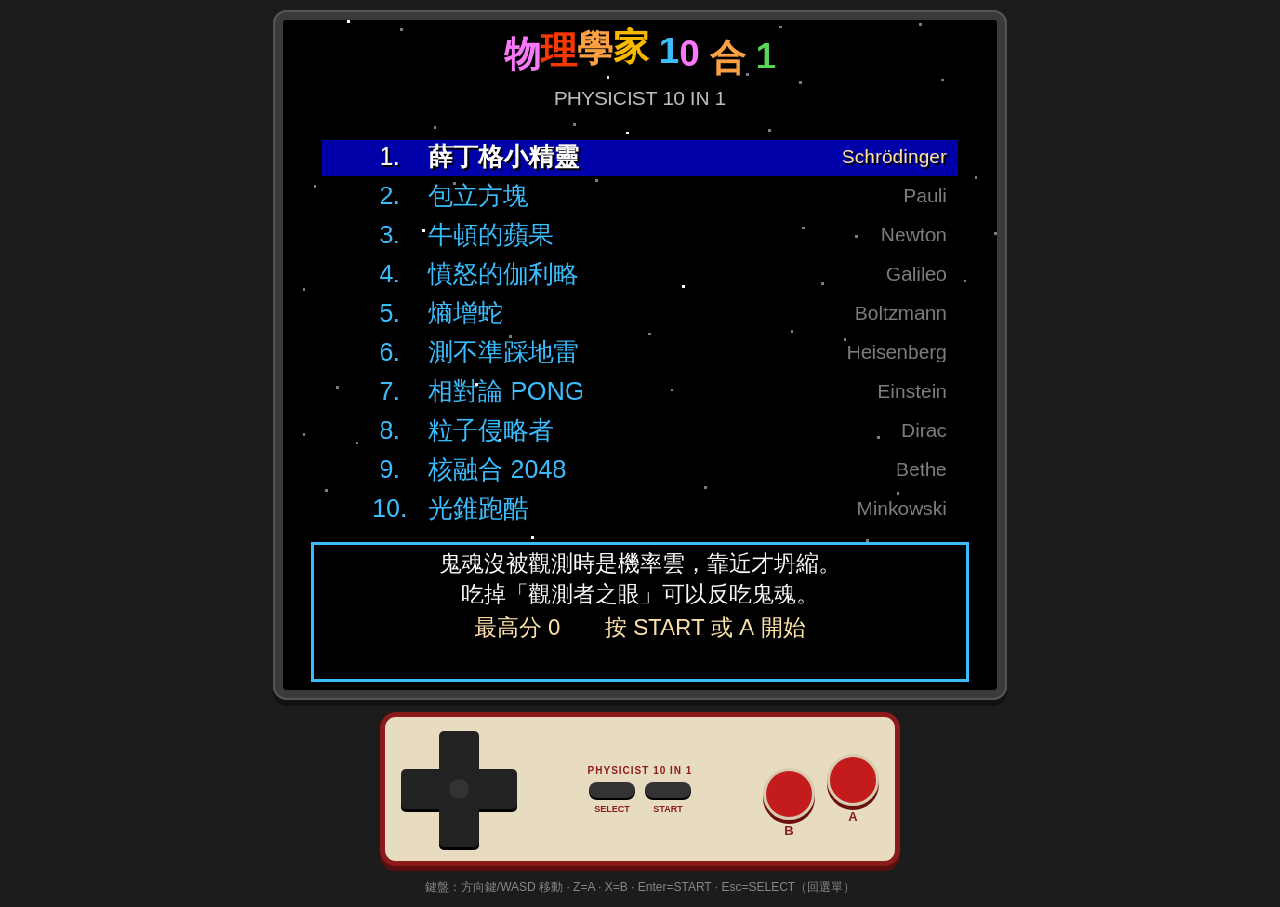
<file: 10in1/index.html>
<!DOCTYPE html>
<html lang="zh-Hant"><head><meta charset="utf-8">
<meta name="viewport" content="width=device-width,initial-scale=1,maximum-scale=1,user-scalable=no">
<title>物理學家 10 合 1</title>
<style>
html,body{margin:0;height:100%;background:#1c1c1c;color:#ddd;font-family:"PingFang TC","Noto Sans TC","Microsoft JhengHei",sans-serif;overscroll-behavior:none}
body{display:flex;justify-content:center;align-items:flex-start;-webkit-user-select:none;user-select:none;-webkit-touch-callout:none;-webkit-tap-highlight-color:transparent}
#wrap{display:flex;flex-direction:column;align-items:center;gap:12px;padding:10px;width:100%;box-sizing:border-box}
#tv{background:#3a3a3a;padding:10px;border-radius:14px;box-shadow:0 6px 0 #111,inset 0 0 0 2px #555;width:100%;max-width:min(800px,calc((100dvh - 230px)*1.0667 + 20px));min-width:280px;box-sizing:border-box}
canvas{display:block;width:100%;height:auto;aspect-ratio:256/240;image-rendering:pixelated;background:#000;border-radius:4px;touch-action:none}
#pad{width:100%;max-width:520px;background:#e8dcc0;border-radius:16px;border:5px solid #8b1a1a;display:flex;align-items:center;justify-content:space-between;padding:14px 16px;box-sizing:border-box;touch-action:none;box-shadow:0 5px 0 #5a0f0f}
#dpad{width:116px;height:116px;position:relative;touch-action:none;flex:none}
#dpad .h,#dpad .v{position:absolute;background:#222;border-radius:5px;box-shadow:0 3px 0 #000}
#dpad .h{left:0;right:0;top:38px;height:40px}
#dpad .v{top:0;bottom:0;left:38px;width:40px}
#dpad .c{position:absolute;left:48px;top:48px;width:20px;height:20px;border-radius:50%;background:#333}
#dpad[data-dir=up] .v{background:linear-gradient(#555 0 34%,#222 34%)}
#dpad[data-dir=down] .v{background:linear-gradient(#222 0 66%,#555 66%)}
#dpad[data-dir=left] .h{background:linear-gradient(90deg,#555 0 34%,#222 34%)}
#dpad[data-dir=right] .h{background:linear-gradient(90deg,#222 0 66%,#555 66%)}
#mid{display:flex;flex-direction:column;align-items:center;gap:6px}
#mid .lbl{font-size:10px;color:#8b1a1a;font-weight:bold;letter-spacing:1px}
#mid .row{display:flex;gap:10px}
.pill{width:46px;height:16px;border-radius:9px;background:#333;border:none;box-shadow:0 2px 0 #000;touch-action:none;cursor:pointer}
.pill.on{background:#666;transform:translateY(2px);box-shadow:none}
#mid .names{display:flex;gap:10px;font-size:9px;color:#8b1a1a;font-weight:bold}
#mid .names span{width:46px;text-align:center}
#ab{display:flex;gap:12px;align-items:flex-end;flex:none}
#ab .k{display:flex;flex-direction:column;align-items:center;gap:3px;font-weight:bold;color:#8b1a1a;font-size:13px}
.rb{width:52px;height:52px;border-radius:50%;background:#c41c1c;border:3px solid #d8ccb0;box-shadow:0 4px 0 #6a0e0e;touch-action:none;cursor:pointer}
.rb.on{transform:translateY(3px);box-shadow:0 1px 0 #6a0e0e;background:#e43030}
#ab .k:first-child{margin-bottom:-14px}
#keys{font-size:12px;color:#888;text-align:center;line-height:1.6}
@media (max-width:380px){#dpad{transform:scale(.85)}.rb{width:46px;height:46px}}
</style></head><body>
<div id="wrap">
 <div id="tv"><canvas id="c" width="768" height="720"></canvas></div>
 <div id="pad">
  <div id="dpad"><div class="h"></div><div class="v"></div><div class="c"></div></div>
  <div id="mid"><div class="lbl">PHYSICIST 10 IN 1</div>
   <div class="row"><button class="pill" data-b="select" aria-label="SELECT"></button><button class="pill" data-b="start" aria-label="START"></button></div>
   <div class="names"><span>SELECT</span><span>START</span></div></div>
  <div id="ab"><div class="k"><button class="rb" data-b="b" aria-label="B"></button>B</div><div class="k"><button class="rb" data-b="a" aria-label="A"></button>A</div></div>
 </div>
 <div id="keys">鍵盤：方向鍵/WASD 移動 · Z=A · X=B · Enter=START · Esc=SELECT（回選單）</div>
</div>
<script>
'use strict';
const W=256,H=240;
const FONT='"PingFang TC","Noto Sans TC","Microsoft JhengHei","Heiti TC",sans-serif';
const cv=document.getElementById('c');const ctx=cv.getContext('2d');
function resetTf(){ctx.setTransform(3,0,0,3,0,0);ctx.imageSmoothingEnabled=false;ctx.globalAlpha=1;}
const P={bk:'#000',wh:'#fcfcfc',gy:'#7c7c7c',lg:'#bcbcbc',rd:'#f83800',or:'#fca044',yl:'#f8b800',ye:'#fce0a8',gn:'#00b800',lgn:'#58d854',bl:'#0058f8',lb:'#3cbcfc',db:'#0000a8',pk:'#f878f8',mg:'#d800cc',br:'#ac7c00'};
function R(x,y,w,h,c){ctx.fillStyle=c;ctx.fillRect(Math.round(x),Math.round(y),Math.round(w),Math.round(h));}
function T(s,x,y,c,sz,al,bold){c=c||P.wh;sz=sz||8;ctx.font=(bold?'bold ':'')+sz+'px '+FONT;ctx.textAlign=al||'left';ctx.textBaseline='top';ctx.fillStyle='#000';ctx.fillText(s,x+0.7,y+0.7);ctx.fillStyle=c;ctx.fillText(s,x,y);}
function circ(x,y,r,c){ctx.fillStyle=c;ctx.beginPath();ctx.arc(x,y,r,0,Math.PI*2);ctx.fill();}
const rnd=n=>Math.random()*n|0;

/* ---------- 音效 ---------- */
let AC=null;
function audioWake(){try{if(!AC)AC=new (window.AudioContext||window.webkitAudioContext)();if(AC.state==='suspended')AC.resume();}catch(e){}}
function snd(f,d,type,v,slide){if(!AC)return;try{d=d||.08;v=v||.05;const o=AC.createOscillator(),gn=AC.createGain(),n=AC.currentTime;o.type=type||'square';o.frequency.setValueAtTime(f,n);if(slide)o.frequency.exponentialRampToValueAtTime(Math.max(30,f+slide),n+d);gn.gain.setValueAtTime(v,n);gn.gain.exponentialRampToValueAtTime(0.0001,n+d);o.connect(gn).connect(AC.destination);o.start(n);o.stop(n+d+0.02);}catch(e){}}

/* ---------- 輸入 ---------- */
const held={},jd={};
function btn(b,on){if(on&&!held[b])jd[b]=true;held[b]=on;}
const pr=b=>!!jd[b];
const KM={ArrowUp:'up',KeyW:'up',ArrowDown:'down',KeyS:'down',ArrowLeft:'left',KeyA:'left',ArrowRight:'right',KeyD:'right',KeyZ:'a',KeyJ:'a',Space:'a',KeyX:'b',KeyK:'b',Enter:'start',Escape:'select',ShiftLeft:'select',ShiftRight:'select',Backspace:'select'};
addEventListener('keydown',e=>{const b=KM[e.code];if(b){e.preventDefault();audioWake();if(!e.repeat)btn(b,true);}});
addEventListener('keyup',e=>{const b=KM[e.code];if(b){e.preventDefault();btn(b,false);}});
addEventListener('blur',()=>{for(const k in held)held[k]=false;});
document.querySelectorAll('[data-b]').forEach(el=>{const b=el.dataset.b;
  el.addEventListener('pointerdown',e=>{e.preventDefault();try{el.setPointerCapture(e.pointerId)}catch(_){}audioWake();btn(b,true);el.classList.add('on');});
  const up=()=>{btn(b,false);el.classList.remove('on');};
  el.addEventListener('pointerup',up);el.addEventListener('pointercancel',up);el.addEventListener('lostpointercapture',up);
  el.addEventListener('contextmenu',e=>e.preventDefault());
});
const dp=document.getElementById('dpad');let dpOn=false;
function dpSet(e){const r=dp.getBoundingClientRect();const dx=e.clientX-(r.left+r.width/2),dy=e.clientY-(r.top+r.height/2);
  let u=false,d=false,l=false,rt=false;
  if(Math.hypot(dx,dy)>r.width*0.1){if(Math.abs(dx)>Math.abs(dy)){if(dx<0)l=true;else rt=true}else{if(dy<0)u=true;else d=true}}
  btn('up',u);btn('down',d);btn('left',l);btn('right',rt);dp.dataset.dir=u?'up':d?'down':l?'left':rt?'right':'';}
function dpUp(){dpOn=false;['up','down','left','right'].forEach(b=>btn(b,false));dp.dataset.dir='';}
if(dp){dp.addEventListener('pointerdown',e=>{e.preventDefault();try{dp.setPointerCapture(e.pointerId)}catch(_){}audioWake();dpOn=true;dpSet(e);});
  dp.addEventListener('pointermove',e=>{if(dpOn)dpSet(e)});
  dp.addEventListener('pointerup',dpUp);dp.addEventListener('pointercancel',dpUp);dp.addEventListener('lostpointercapture',dpUp);
  dp.addEventListener('contextmenu',e=>e.preventDefault());}
let tapQ=null;
cv.addEventListener('pointerdown',e=>{audioWake();const r=cv.getBoundingClientRect();tapQ={x:(e.clientX-r.left)/r.width*W,y:(e.clientY-r.top)/r.height*H};});

/* =========================================================
   1. 薛丁格小精靈
   ========================================================= */
function G_pac(){
  const MAP=[
'#####################',
'#.........#.........#',
'#o###.###.#.###.###o#',
'#...................#',
'#.###.#.#####.#.###.#',
'#.....#...#...#.....#',
'#####.### # ###.#####',
'    #.# G G G #.#    ',
'#####.# ##### #.#####',
'     .  #   #  .     ',
'#####.# ##### #.#####',
'    #.#       #.#    ',
'#####.# ##### #.#####',
'#.........#.........#',
'#.###.###.#.###.###.#',
'#o..#.....P.....#..o#',
'###.#.#.#####.#.#.###',
'#.....#...#...#.....#',
'#.#######.#.#######.#',
'#...................#',
'#####################'];
  const C=21,RW=21,TS=10,OX=23,OY=20,DIRS=[[1,0],[-1,0],[0,1],[0,-1]];
  let grid,dotsLeft,pl,gh,power,lives,level,ready,t,ps,gs;
  const g={};
  function open(x,y){if(y<0||y>=RW)return false;x=(x%C+C)%C;return grid[y][x]!=='#';}
  function load(){grid=MAP.map(r=>r.split(''));dotsLeft=0;gs=[];
    for(let y=0;y<RW;y++)for(let x=0;x<C;x++){const c=grid[y][x];if(c==='.'||c==='o')dotsLeft++;if(c==='P'){ps=[x,y];grid[y][x]=' '}if(c==='G'){gs.push([x,y]);grid[y][x]=' '}}
    resetPos();}
  function resetPos(){pl={x:ps[0],y:ps[1],dx:0,dy:0,nx:-1,ny:0,p:0};
    gh=gs.map((s,i)=>({x:s[0],y:s[1],dx:0,dy:0,p:0,c:[P.rd,P.pk,P.or][i],fr:false,sx:s[0],sy:s[1],delay:i*70}));power=0;ready=90;}
  g.init=()=>{g.score=0;g.over=false;g.win=false;lives=3;level=1;t=0;load();};
  function eat(){const c=grid[pl.y][pl.x];
    if(c==='.'){grid[pl.y][pl.x]=' ';g.score+=10;dotsLeft--;snd(t%2?660:520,.03,'square',.03)}
    else if(c==='o'){grid[pl.y][pl.x]=' ';g.score+=50;dotsLeft--;power=420;gh.forEach(h=>h.fr=true);snd(200,.3,'sawtooth',.05,600)}}
  function pchoose(e){eat();if((e.nx||e.ny)&&open(e.x+e.nx,e.y+e.ny)){e.dx=e.nx;e.dy=e.ny}else if(!open(e.x+e.dx,e.y+e.dy)){e.dx=0;e.dy=0}}
  function gchoose(e){let ds=DIRS.filter(d=>open(e.x+d[0],e.y+d[1])&&!(d[0]===-e.dx&&d[1]===-e.dy));if(!ds.length)ds=[[-e.dx,-e.dy]];
    let d;if(Math.random()<0.75){ds.sort((a,b)=>{const da=(e.x+a[0]-pl.x)**2+(e.y+a[1]-pl.y)**2,db=(e.x+b[0]-pl.x)**2+(e.y+b[1]-pl.y)**2;return e.fr?db-da:da-db});d=ds[0]}else d=ds[rnd(ds.length)];
    e.dx=d[0];e.dy=d[1];}
  function move(e,sp,ch){if(!e.dx&&!e.dy){ch(e);if(!e.dx&&!e.dy)return}e.p+=sp;
    while(e.p>=1){e.p-=1;e.x=((e.x+e.dx)%C+C)%C;e.y+=e.dy;ch(e);if(!e.dx&&!e.dy){e.p=0;break}}}
  const pos=e=>[e.x+e.dx*e.p,e.y+e.dy*e.p];
  g.update=()=>{t++;if(ready>0){ready--;return}
    if(held.up){pl.nx=0;pl.ny=-1}else if(held.down){pl.nx=0;pl.ny=1}else if(held.left){pl.nx=-1;pl.ny=0}else if(held.right){pl.nx=1;pl.ny=0}
    if((pl.dx||pl.dy)&&pl.nx===-pl.dx&&pl.ny===-pl.dy){pl.x=((pl.x+pl.dx)%C+C)%C;pl.y+=pl.dy;pl.dx=-pl.dx;pl.dy=-pl.dy;pl.p=1-pl.p;}
    move(pl,0.11,pchoose);
    if(power>0){power--;if(!power)gh.forEach(h=>h.fr=false)}
    for(const h of gh){if(h.delay>0){h.delay--;continue}move(h,h.fr?0.055:Math.min(0.105,0.075+level*0.008),gchoose);}
    const [px,py]=pos(pl);
    for(const h of gh){const [hx,hy]=pos(h);if(Math.abs(hx-px)+Math.abs(hy-py)<0.8){
      if(h.fr){h.fr=false;h.x=h.sx;h.y=h.sy;h.dx=h.dy=0;h.p=0;h.delay=90;g.score+=200;snd(900,.15,'square',.05,-600)}
      else{lives--;snd(400,.6,'triangle',.08,-350);if(lives<=0){g.over=true;g.overMsg='被坍縮的鬼魂抓到了';return}resetPos();return}}}
    if(dotsLeft<=0){level++;g.score+=500;snd(1000,.3);load();}
  };
  function ghost(cx,cy,c,fr){ctx.fillStyle=c;ctx.beginPath();ctx.arc(cx,cy-1,4.5,Math.PI,0);ctx.lineTo(cx+4.5,cy+4.5);
    for(let i=0;i<3;i++){ctx.lineTo(cx+3-i*3,cy+3);ctx.lineTo(cx+1.5-i*3,cy+4.5)}ctx.closePath();ctx.fill();
    if(fr){R(cx-3,cy-2,2,2,P.ye);R(cx+1,cy-2,2,2,P.ye)}else{R(cx-3,cy-3,3,3,P.wh);R(cx+1,cy-3,3,3,P.wh);R(cx-2,cy-2,1,2,P.bl);R(cx+2,cy-2,1,2,P.bl)}}
  g.draw=()=>{R(0,0,W,H,'#000');
    for(let y=0;y<RW;y++)for(let x=0;x<C;x++){const c=grid[y][x],X=OX+x*TS,Y=OY+y*TS;
      if(c==='#'){R(X,Y,TS,TS,'#2038ec');R(X+2,Y+2,TS-4,TS-4,'#000830');}
      else if(c==='.')R(X+4,Y+4,2,2,P.ye);
      else if(c==='o'&&t%40<30){circ(X+5,Y+5,4,P.wh);circ(X+5,Y+5,2,P.bl);circ(X+5,Y+5,1,'#000');}}
    const [px,py]=pos(pl);const cx=OX+px*TS+5,cy=OY+py*TS+5;
    const ang=pl.dx>0?0:pl.dx<0?Math.PI:pl.dy>0?Math.PI/2:pl.dy<0?-Math.PI/2:Math.PI;
    const m=(pl.dx||pl.dy)?Math.abs(Math.sin(t*0.3))*0.7+0.05:0.4;
    ctx.fillStyle=P.yl;ctx.beginPath();ctx.moveTo(cx,cy);ctx.arc(cx,cy,4.5,ang+m,ang+Math.PI*2-m);ctx.closePath();ctx.fill();
    for(const h of gh){const [hx,hy]=pos(h);const gx=OX+hx*TS+5,gy=OY+hy*TS+5;const d=Math.hypot(hx-px,hy-py);
      if(power>0||d<4.5)ghost(gx,gy,h.fr?(power<100&&t%20<10?P.wh:'#2038ec'):h.c,h.fr);
      else{ctx.globalAlpha=0.35;for(let k=0;k<3;k++)circ(gx+Math.sin(t*0.07+k*2.1+h.sx)*6,gy+Math.cos(t*0.09+k*1.7)*5,4,h.c);ctx.globalAlpha=1;T('?',gx,gy-5,P.wh,8,'center');}}
    T('分數 '+g.score,4,4,P.wh,8);T('第 '+level+' 關',128,4,P.ye,8,'center');
    for(let i=0;i<lives;i++)circ(244-i*10,9,3.5,P.yl);
    if(ready>0)T('READY！靠近才會坍縮',128,OY+9*TS+1,P.yl,9,'center',true);
  };
  return g;
}

/* =========================================================
   2. 包立方塊
   ========================================================= */
function G_tet(){
  const SH=[[[0,0,0,0],[1,1,1,1],[0,0,0,0],[0,0,0,0]],[[1,1],[1,1]],[[0,1,0],[1,1,1],[0,0,0]],[[0,1,1],[1,1,0],[0,0,0]],[[1,1,0],[0,1,1],[0,0,0]],[[1,0,0],[1,1,1],[0,0,0]],[[0,0,1],[1,1,1],[0,0,0]]];
  const BW=10,BH=20,CS=10,BX=78,BY=22;
  let bd,pc,nx,dropT,lines,level,das,msg,msgT;
  const g={};
  function mk(){const m=SH[rnd(7)].map(r=>r.slice());return {m,x:m.length===2?4:3,y:m.length===4?-1:0,s:Math.random()<.5?1:-1}}
  function hit(m,x,y){for(let r=0;r<m.length;r++)for(let c=0;c<m.length;c++)if(m[r][c]){const X=x+c,Y=y+r;if(X<0||X>=BW||Y>=BH)return true;if(Y>=0&&bd[Y][X])return true}return false}
  const rot=m=>m[0].map((_,i)=>m.map(r=>r[i]).reverse());
  g.init=()=>{bd=Array.from({length:BH},()=>Array(BW).fill(0));pc=mk();nx=mk();dropT=0;lines=0;level=1;g.score=0;g.over=false;das=0;msg='';msgT=0;};
  function lock(){
    for(let r=0;r<pc.m.length;r++)for(let c=0;c<pc.m.length;c++)if(pc.m[r][c]){const Y=pc.y+r;if(Y<0){g.over=true;g.overMsg='能階全滿：違反包立不相容';return}bd[Y][pc.x+c]=pc.s}
    let cleared=0,paired=0;
    for(let y=BH-1;y>=0;y--){if(bd[y].every(v=>v)){if(bd[y].filter(v=>v>0).length===5)paired++;bd.splice(y,1);bd.unshift(Array(BW).fill(0));cleared++;y++}}
    if(cleared){g.score+=[0,100,300,500,800][cleared]*level+paired*200*level;lines+=cleared;level=1+Math.floor(lines/10);
      msg=paired?'自旋配對！加分':['','殼層填滿！','雙殼層！','三殼層！','惰性氣體！'][cleared];msgT=70;snd(paired?1200:880,.2,'square',.06,300)}
    else snd(150,.05);
    pc=nx;nx=mk();if(hit(pc.m,pc.x,pc.y)){g.over=true;g.overMsg='能階全滿：違反包立不相容'}}
  g.update=()=>{if(msgT)msgT--;
    let mv=0;if(pr('left')){mv=-1;das=0}else if(pr('right')){mv=1;das=0}
    else if(held.left||held.right){das++;if(das>10&&das%3===0)mv=held.left?-1:1}
    if(mv&&!hit(pc.m,pc.x+mv,pc.y)){pc.x+=mv;snd(300,.02,'square',.03)}
    if(pr('a')){const m=rot(pc.m);for(const k of [0,-1,1,-2,2])if(!hit(m,pc.x+k,pc.y)){pc.m=m;pc.x+=k;snd(500,.03,'square',.03);break}}
    if(pr('b')){pc.s=-pc.s;snd(pc.s>0?900:400,.06,'triangle',.07)}
    if(pr('up')){while(!hit(pc.m,pc.x,pc.y+1)){pc.y++;g.score+=2}lock();return}
    dropT++;const iv=held.down?2:Math.max(4,42-level*4);
    if(dropT>=iv){dropT=0;if(!hit(pc.m,pc.x,pc.y+1)){pc.y++;if(held.down)g.score+=1}else lock()}
  };
  function cell(X,Y,s){const c=s>0?P.rd:P.bl,hl=s>0?'#fcb8a0':'#a8c8fc';R(X,Y,CS,CS,c);R(X,Y,CS,1,hl);R(X,Y,1,CS,hl);R(X,Y+CS-1,CS,1,'#000');R(X+CS-1,Y,1,CS,'#000');T(s>0?'↑':'↓',X+5,Y+1,P.wh,8,'center');}
  g.draw=()=>{R(0,0,W,H,'#101040');
    for(let i=0;i<20;i++)R((i*37)%W,(i*53)%H,1,1,P.gy);
    R(BX-2,BY-2,BW*CS+4,BH*CS+4,P.lg);R(BX,BY,BW*CS,BH*CS,'#000');
    for(let y=0;y<BH;y++)for(let x=0;x<BW;x++)if(bd[y][x])cell(BX+x*CS,BY+y*CS,bd[y][x]);
    let gy=pc.y;while(!hit(pc.m,pc.x,gy+1))gy++;
    for(let r=0;r<pc.m.length;r++)for(let c=0;c<pc.m.length;c++)if(pc.m[r][c]){
      if(gy+r>=0){ctx.strokeStyle=pc.s>0?P.rd:P.lb;ctx.lineWidth=1;ctx.strokeRect(BX+(pc.x+c)*CS+.5,BY+(gy+r)*CS+.5,CS-1,CS-1);}
      if(pc.y+r>=0)cell(BX+(pc.x+c)*CS,BY+(pc.y+r)*CS,pc.s);}
    T('包立方塊',40,22,P.ye,10,'center',true);
    T('分數',8,44,P.lb);T(''+g.score,8,55,P.wh);
    T('等級',8,72,P.lb);T(''+level,8,83,P.wh);
    T('殼層',8,100,P.lb);T(''+lines,8,111,P.wh);
    T('A 旋轉',4,150,P.lg,7);T('B 翻轉自旋',4,161,P.lg,7);T('↑ 直接落下',4,172,P.lg,7);T('5↑5↓ 一行',4,190,P.ye,7);T('= 自旋配對',4,200,P.ye,7);
    T('下一個',214,26,P.lb,8,'center');R(192,38,44,40,'#000');
    const o=nx.m.length===4?0:5;for(let r=0;r<nx.m.length;r++)for(let c=0;c<nx.m.length;c++)if(nx.m[r][c])cell(194+o+c*CS,42+r*CS,nx.s);
    if(msgT)T(msg,BX+BW*CS/2,110,P.yl,11,'center',true);
  };
  return g;
}

/* =========================================================
   3. 牛頓的蘋果
   ========================================================= */
function G_apple(){
  const PL=[{n:'地球',g:.2,f:-3.4,bg:'#3cbcfc',gd:'#00a800',gv:'9.8'},{n:'月球',g:.07,f:-2,bg:'#000020',gd:'#7c7c7c',gv:'1.6'},{n:'木星',g:.42,f:-4.9,bg:'#c87038',gd:'#7c3c00',gv:'24.8'}];
  const AX=60,GAP=31;
  let st,pi=0,y,vy,pipes,t;
  const g={};
  g.init=()=>{st='pick';g.score=0;g.over=false;y=110;vy=0;pipes=[];t=0;};
  function die(m){g.over=true;g.overMsg=m;snd(300,.5,'triangle',.08,-250);}
  g.update=()=>{t++;const p=PL[pi];
    if(st==='pick'){if(pr('left')){pi=(pi+2)%3;snd(500,.04)}if(pr('right')){pi=(pi+1)%3;snd(500,.04)}
      y=110+Math.sin(t*0.08)*6;if(pr('a')||pr('up')){st='play';vy=p.f;snd(700,.06,'square',.04,300)}return}
    if(pr('a')||pr('up')){vy=p.f;snd(700,.06,'square',.04,300)}
    vy=Math.min(vy+p.g,6);y+=vy;if(y<4){y=4;vy=0}
    if(!pipes.length||pipes[pipes.length-1].x<W-100)pipes.push({x:W+10,gy:50+Math.random()*110,ok:false});
    for(const q of pipes){q.x-=1.4;
      if(!q.ok&&q.x+24<AX){q.ok=true;g.score++;snd(1000,.05)}
      if(AX+5>q.x&&AX-5<q.x+24&&(y-5<q.gy-GAP||y+5>q.gy+GAP)){die('撞到樹幹了');return}}
    pipes=pipes.filter(q=>q.x>-30);
    if(y>211)die('落地：砸到牛頓的頭了');
  };
  g.draw=()=>{const p=PL[pi];R(0,0,W,H,p.bg);
    if(pi===1)for(let i=0;i<40;i++)R((i*61+5)%W,(i*29)%200,1,1,P.wh);
    if(pi===2)for(let i=0;i<6;i++)R(0,30+i*30,W,6,'rgba(252,224,168,0.25)');
    if(pi===0){circ(220,30,12,'#fcfc80');}
    for(const q of pipes){const top=q.gy-GAP,bot=q.gy+GAP;
      R(q.x+6,16,12,top-16,P.br);R(q.x,top-14,24,14,P.gn);R(q.x+2,top-12,6,4,P.lgn);
      R(q.x+6,bot,12,216-bot,P.br);R(q.x,bot,24,10,P.gn);R(q.x+2,bot+2,6,4,P.lgn);}
    R(0,216,W,24,p.gd);R(0,216,W,2,'#000');
    const tl=Math.sin(Math.max(-1,Math.min(1,vy*0.2)));
    circ(AX,y,5.5,P.rd);circ(AX-2,y-2,1.5,'#fcb8a0');R(AX-0.5,y-9,1,4,P.br);
    ctx.fillStyle=P.lgn;ctx.beginPath();ctx.ellipse(AX+3,y-7+tl,3,1.6,-0.5,0,Math.PI*2);ctx.fill();
    // 牛頓
    R(20,204,8,12,'#0000a8');circ(24,199,4,P.ye);R(20,195,8,3,P.wh);
    T(p.n+'  g = '+p.gv+' m/s²',4,4,P.wh,8);T('分數 '+g.score,252,4,P.wh,8,'right');
    if(st==='pick'){R(40,70,176,86,'rgba(0,0,0,0.75)');T('選擇星球',128,76,P.ye,12,'center',true);
      T('◄  '+p.n+'  ►',128,98,P.wh,12,'center',true);T('g = '+p.gv+' m/s²',128,118,P.lb,9,'center');
      T('A 開始・A 往上跳',128,136,P.lg,8,'center');}
  };
  return g;
}

/* =========================================================
   4. 憤怒的伽利略
   ========================================================= */
function G_gal(){
  const GY=216,LX=40,LY=92,GR=0.12;
  let ang,pow,ball,trail,last,boxes,shots,level,kind,msg,msgT,t;
  const g={};
  function lvl(){boxes=[];const n=Math.min(2+level,8);const cols=Math.ceil(n/4);const bx=120+Math.random()*(W-8-14*cols-120);
    for(let i=0;i<n;i++){const col=Math.floor(i/4),row=i%4;boxes.push({x:Math.round(bx)+col*14,y:GY-14*(row+1),w:14,h:14});}
    shots=4;}
  g.init=()=>{level=1;g.score=0;g.over=false;ang=45;pow=6;kind=0;ball=null;trail=[];last=[];msg='';msgT=0;t=0;lvl();};
  g.update=()=>{t++;if(msgT)msgT--;
    // 方塊掉落
    boxes.sort((a,b)=>b.y-a.y);
    for(const b of boxes){if(b.y+b.h>=GY)continue;if(boxes.some(c=>c!==b&&c.x===b.x&&c.y===b.y+b.h))continue;b.y=Math.min(GY-b.h,b.y+2);}
    if(!ball){
      if(held.up&&t%2===0)ang=Math.min(85,ang+1);if(held.down&&t%2===0)ang=Math.max(5,ang-1);
      if(held.right&&t%3===0)pow=Math.min(10,pow+0.25);if(held.left&&t%3===0)pow=Math.max(1,pow-0.25);
      if(pr('b')){kind^=1;snd(600,.05)}
      if(pr('a')&&shots>0){const v=2+pow*0.5,r=ang*Math.PI/180;ball={x:LX,y:LY,vx:v*Math.cos(r),vy:-v*Math.sin(r)};trail=[];shots--;snd(250,.15,'sawtooth',.05,300)}
    }else{
      ball.vy+=GR;ball.x+=ball.vx;ball.y+=ball.vy;if(t%2===0)trail.push([ball.x,ball.y]);
      for(const b of boxes)if(!b.dead&&ball.x+3>b.x&&ball.x-3<b.x+b.w&&ball.y+3>b.y&&ball.y-3<b.y+b.h){b.dead=true;g.score+=100;snd(180,.15,'sawtooth',.07,-100);}
      boxes=boxes.filter(b=>!b.dead);
      if(ball.y>GY-3||ball.x>W+5||ball.x<-5){last=trail;ball=null;snd(90,.12,'triangle',.08);
        if(!boxes.length){g.score+=shots*150+300;level++;msg='推翻亞里斯多德！';msgT=100;snd(1100,.3,'square',.05,400);lvl();}
        else if(shots<=0){g.over=true;g.overMsg='球用完了，亞里斯多德還站著';}}
    }
  };
  g.draw=()=>{R(0,0,W,H,'#5c94fc');circ(200,36,14,'#fcfcc0');
    R(0,GY,W,H-GY,'#00a800');R(0,GY,W,2,'#58d854');
    // 比薩斜塔
    for(let i=0;i<8;i++){const y=GY-(i+1)*15,x=14+i*1.2;R(x,y,24,15,'#fce0a8');R(x,y+13,24,2,'#bcbcbc');for(let k=0;k<4;k++)R(x+3+k*5.5,y+4,2,7,'#ac7c00');}
    R(LX-12,LY-2,26,2,'#bcbcbc');
    // 伽利略
    R(LX-6,LY-10,6,8,'#7c00a8');circ(LX-3,LY-13,3,P.ye);R(LX-6,LY-16,6,2,P.gy);
    // 瞄準
    if(!ball){const v=2+pow*0.5,r=ang*Math.PI/180;let x=LX,y=LY,vx=v*Math.cos(r),vy=-v*Math.sin(r);
      for(let i=0;i<36;i++){vy+=GR;x+=vx;y+=vy;if(i%4===0)R(x,y,1.5,1.5,P.wh);}
      circ(LX,LY,3,kind?'#c87038':'#3c3c3c');}
    for(const p of last)R(p[0],p[1],1,1,'rgba(255,255,255,0.5)');
    for(const p of trail)R(p[0],p[1],1,1,P.ye);
    if(ball)circ(ball.x,ball.y,3,kind?'#c87038':'#3c3c3c');
    let top=GY,cx=0;
    for(const b of boxes){R(b.x,b.y,b.w,b.h,'#a84000');R(b.x+1,b.y+1,b.w-2,b.h-2,'#e45c10');T('重',b.x+7,b.y+2,P.wh,9,'center',true);if(b.y<top)top=b.y;cx+=b.x+7;}
    if(boxes.length){cx/=boxes.length;T('亞里斯多德：',Math.min(cx,W-40),top-24,'#000',7,'center');T('重的東西先落地！',Math.min(cx,W-40),top-14,'#000',7,'center');}
    T('角度 '+ang+'°',4,4,P.wh);T('力道',60,4,P.wh);R(84,6,40,6,'#000');R(84,6,pow*4,6,P.rd);
    T((kind?'木球':'鐵球')+'(B切換)',130,4,P.wh);T('剩 '+shots+' 球',252,4,P.ye,8,'right');
    T('分數 '+g.score+'　第 '+level+' 關',4,16,P.wh);
    T('不計空氣阻力，鐵球和木球的軌跡一模一樣',128,226,P.wh,7,'center');
    if(msgT)T(msg,128,100,P.yl,12,'center',true);
  };
  return g;
}

/* =========================================================
   5. 熵增蛇
   ========================================================= */
function G_snake(){
  const CS=8,CW=32,CH=28,OY=16;
  let sn,dir,q,food,tick,t;
  const g={};
  function place(){let p;do{p={x:rnd(CW),y:rnd(CH)}}while(sn.some(s=>s.x===p.x&&s.y===p.y));return p;}
  g.init=()=>{sn=[{x:10,y:14},{x:9,y:14},{x:8,y:14}];dir=[1,0];q=[];food=place();tick=0;t=0;g.score=0;g.over=false;};
  g.update=()=>{t++;
    const D={up:[0,-1],down:[0,1],left:[-1,0],right:[1,0]};
    for(const k in D)if(pr(k)){const last=q.length?q[q.length-1]:dir;const d=D[k];if(!(d[0]===-last[0]&&d[1]===-last[1])&&!(d[0]===last[0]&&d[1]===last[1])&&q.length<3)q.push(d);}
    tick++;const iv=Math.max(3,8-Math.floor(sn.length/8));if(tick<iv)return;tick=0;
    if(q.length)dir=q.shift();
    const h={x:sn[0].x+dir[0],y:sn[0].y+dir[1]};
    if(h.x<0||h.y<0||h.x>=CW||h.y>=CH||sn.some((s,i)=>i<sn.length-1&&s.x===h.x&&s.y===h.y)){g.over=true;g.overMsg='熱寂：系統達到最大熵';snd(200,.6,'sawtooth',.06,-150);return}
    sn.unshift(h);
    if(h.x===food.x&&h.y===food.y){g.score+=10;food=place();snd(800,.06,'square',.05,400)}else sn.pop();
  };
  g.draw=()=>{R(0,0,W,H,'#000');R(0,OY,W,H-OY,'#001808');
    const cols=[P.gy,P.mg,P.bl,P.rd,P.lb];
    for(let i=0;i<sn.length*5;i++)R(rnd(W),OY+rnd(H-OY),1,1,cols[i%5]);
    if(t%20<15){R(food.x*CS+1,OY+food.y*CS+1,6,6,P.yl);R(food.x*CS+3,OY+food.y*CS,2,8,P.wh);}
    sn.forEach((s,i)=>{const c=i===0?P.lgn:(i%2?P.gn:'#00a844');R(s.x*CS,OY+s.y*CS,CS-1,CS-1,c);});
    const h=sn[0];R(h.x*CS+2,OY+h.y*CS+2,2,2,'#000');R(h.x*CS+5,OY+h.y*CS+2,1,2,'#000');
    T('分數 '+g.score,4,4,P.wh);T('S = k ln Ω = '+(sn.length*Math.LN2).toFixed(1)+' k',128,4,P.ye,8,'center');T('dS ≥ 0',252,4,P.lb,8,'right');
  };
  return g;
}

/* =========================================================
   6. 測不準踩地雷
   ========================================================= */
function G_mine(){
  const CW=12,CH=10,CS=16,OX=32,OY=40,NM=18;
  let mine,opn,flg,num,cx,cy,first,opened,t,boom;
  const g={};
  const idx=(x,y)=>y*CW+x;
  function nb(x,y,f){for(let dy=-1;dy<=1;dy++)for(let dx=-1;dx<=1;dx++){if(!dx&&!dy)continue;const X=x+dx,Y=y+dy;if(X>=0&&Y>=0&&X<CW&&Y<CH)f(X,Y)}}
  g.init=()=>{mine=Array(CW*CH).fill(false);opn=Array(CW*CH).fill(false);flg=Array(CW*CH).fill(false);num=Array(CW*CH).fill(0);cx=6;cy=5;first=true;opened=0;t=0;boom=null;g.score=0;g.over=false;g.win=false;};
  function gen(sx,sy){let k=0;while(k<NM){const x=rnd(CW),y=rnd(CH);if(Math.abs(x-sx)<=1&&Math.abs(y-sy)<=1)continue;if(mine[idx(x,y)])continue;mine[idx(x,y)]=true;k++}
    for(let y=0;y<CH;y++)for(let x=0;x<CW;x++){let n=0;nb(x,y,(X,Y)=>{if(mine[idx(X,Y)])n++});num[idx(x,y)]=n}}
  function reveal(x,y){if(first){gen(x,y);first=false}
    const i=idx(x,y);if(flg[i]||opn[i])return;
    if(mine[i]){boom={x,y};for(let k=0;k<mine.length;k++)if(mine[k])opn[k]=true;g.over=true;g.overMsg='波函數坍縮成地雷了';snd(80,.7,'sawtooth',.1,-40);return}
    const st=[[x,y]];while(st.length){const [X,Y]=st.pop();const j=idx(X,Y);if(opn[j]||flg[j])continue;opn[j]=true;opened++;if(num[j]===0)nb(X,Y,(a,b)=>{if(!opn[idx(a,b)])st.push([a,b])})}
    snd(700,.03,'square',.03);g.score=opened*5;
    if(opened===CW*CH-NM){g.over=true;g.win=true;g.score=opened*5+Math.max(0,1500-Math.floor(t/60)*5);g.overMsg='所有地雷位置都測量完畢！';snd(1200,.4,'square',.05,600);}}
  function act(x,y){const i=idx(x,y);
    if(opn[i]&&num[i]>0){let f=0;nb(x,y,(a,b)=>{if(flg[idx(a,b)])f++});if(f===num[i])nb(x,y,(a,b)=>{if(!g.over)reveal(a,b)})}
    else reveal(x,y);}
  g.tap=(px,py)=>{const x=Math.floor((px-OX)/CS),y=Math.floor((py-OY)/CS);if(x>=0&&y>=0&&x<CW&&y<CH){cx=x;cy=y;act(x,y);}};
  g.update=()=>{if(!first)t++;
    if(pr('left'))cx=(cx+CW-1)%CW;if(pr('right'))cx=(cx+1)%CW;if(pr('up'))cy=(cy+CH-1)%CH;if(pr('down'))cy=(cy+1)%CH;
    if(pr('a'))act(cx,cy);
    if(pr('b')&&!opn[idx(cx,cy)]){flg[idx(cx,cy)]=!flg[idx(cx,cy)];snd(400,.04)}};
  const NC=['','#0058f8','#00a800','#f83800','#0000a8','#a80020','#008888','#000','#7c7c7c'];
  g.draw=()=>{R(0,0,W,H,'#004058');
    T('Δx·Δp ≥ ħ/2',128,6,P.ye,10,'center',true);
    let f=0;flg.forEach(v=>{if(v)f++});
    T('地雷 '+(NM-f),OX,24,P.rd);T('測量 '+opened,128,24,P.wh,8,'center');T('時間 '+Math.floor(t/60),OX+CW*CS,24,P.wh,8,'right');
    for(let y=0;y<CH;y++)for(let x=0;x<CW;x++){const i=idx(x,y),X=OX+x*CS,Y=OY+y*CS;
      if(opn[i]){R(X,Y,CS,CS,'#bcbcbc');R(X,Y,CS,1,'#7c7c7c');R(X,Y,1,CS,'#7c7c7c');
        if(mine[i]){if(boom&&boom.x===x&&boom.y===y)R(X+1,Y+1,CS-1,CS-1,P.rd);circ(X+8,Y+8,4,'#000');R(X+7,Y+2,2,12,'#000');R(X+2,Y+7,12,2,'#000');R(X+6,Y+6,2,2,P.wh);}
        else if(num[i])T(''+num[i],X+8,Y+3,NC[num[i]],10,'center',true);}
      else{R(X,Y,CS,CS,'#7c7c7c');R(X,Y,CS-1,CS-1,P.wh);R(X+1,Y+1,CS-2,CS-2,'#bcbcbc');
        if(flg[i]){R(X+7,Y+3,1,10,'#000');ctx.fillStyle=P.rd;ctx.beginPath();ctx.moveTo(X+8,Y+3);ctx.lineTo(X+8,Y+9);ctx.lineTo(X+3,Y+6);ctx.fill();R(X+5,Y+12,6,1,'#000');}}}
    if(Math.floor(Date.now()/250)%2){ctx.strokeStyle=P.yl;ctx.lineWidth=2;ctx.strokeRect(OX+cx*CS+1,OY+cy*CS+1,CS-2,CS-2);}
    T('A 測量（點數字可再測周圍）　B 插旗',128,206,P.wh,8,'center');T('手機可直接點格子',128,218,P.lg,7,'center');
  };
  return g;
}

/* =========================================================
   7. 相對論 PONG
   ========================================================= */
function G_pong(){
  const TOP=20,BOT=220,PH=30,SPD=7;
  let py,cy,b,v,ps,cs,hits,serveT,t;
  const g={};
  const gam=()=>1/Math.sqrt(1-v*v);
  function serve(dir){v=0.3;b={x:128,y:(TOP+BOT)/2,vx:dir*v*SPD,vy:(Math.random()-.5)*1.5};serveT=60;}
  g.init=()=>{py=cy=(TOP+BOT)/2-PH/2;ps=cs=0;hits=0;t=0;g.score=0;g.over=false;g.win=false;serve(-1);};
  function hit(pp,dir){v=Math.min(0.95,v+0.05);const off=Math.max(-1,Math.min(1,(b.y-(pp+PH/2))/(PH/2)));const a=off*0.8,sp=v*SPD;b.vx=dir*Math.cos(a)*sp;b.vy=Math.sin(a)*sp;
    snd(300+v*900,.05,'square',.05);if(dir===1){hits++;g.score+=Math.round(10*gam())}}
  g.update=()=>{t++;
    if(held.up)py-=3.6;if(held.down)py+=3.6;py=Math.max(TOP,Math.min(BOT-PH,py));
    const target=(b.vx>0?b.y:(TOP+BOT)/2)-PH/2;cy+=Math.max(-2.4,Math.min(2.4,target-cy));cy=Math.max(TOP,Math.min(BOT-PH,cy));
    if(serveT>0){serveT--;return}
    b.x+=b.vx;b.y+=b.vy;
    if(b.y<TOP+3){b.y=TOP+3;b.vy=Math.abs(b.vy);snd(200,.03)}if(b.y>BOT-3){b.y=BOT-3;b.vy=-Math.abs(b.vy);snd(200,.03)}
    if(b.vx<0&&b.x-3<=14&&b.x-3>=6&&b.y>py-3&&b.y<py+PH+3)hit(py,1);
    if(b.vx>0&&b.x+3>=242&&b.x+3<=250&&b.y>cy-3&&b.y<cy+PH+3)hit(cy,-1);
    if(b.x<-5){cs++;snd(150,.3,'triangle',.08,-80);if(cs>=7){g.over=true;g.overMsg='愛因斯坦 7 : '+ps+' 你';}else serve(-1);}
    if(b.x>W+5){ps++;g.score+=100;snd(900,.2,'square',.05,300);if(ps>=7){g.over=true;g.win=true;g.overMsg='你 7 : '+cs+' 愛因斯坦';}else serve(1);}
  };
  g.draw=()=>{R(0,0,W,H,'#000');R(0,TOP-2,W,2,P.gy);R(0,BOT,W,2,P.gy);
    for(let y=TOP;y<BOT;y+=10)R(127,y,2,5,P.gy);
    T(''+ps,100,24,P.wh,20,'center',true);T(''+cs,156,24,P.wh,20,'center',true);
    T('你',12,4,P.lb);T('愛因斯坦',244,4,P.pk,8,'right');
    R(10,py,4,PH,P.lb);R(242,cy,4,PH,P.pk);
    const gm=gam(),an=Math.atan2(b.vy,b.vx);
    if(v>0.6){ctx.globalAlpha=0.3;circ(b.x-b.vx*1.5,b.y-b.vy*1.5,2,b.vx<0?P.lb:P.rd);ctx.globalAlpha=1;}
    ctx.fillStyle=b.vx<0?'#80d0fc':'#fc7858';ctx.beginPath();ctx.ellipse(b.x,b.y,Math.max(0.8,3.5/gm),3.5,an,0,Math.PI*2);ctx.fill();
    T('v = '+v.toFixed(2)+'c　γ = '+gm.toFixed(2)+'　長度收縮 L = L₀/γ',128,225,v>0.8?P.yl:P.wh,8,'center');
    if(serveT>0)T('發球中…',128,110,P.lg,9,'center');
  };
  return g;
}

/* =========================================================
   8. 粒子侵略者
   ========================================================= */
function G_inv(){
  let px,bul,eb,inv,dirX,lives,wave,fx,t,hitT;
  const g={};
  function mkWave(){inv=[];for(let r=0;r<4;r++)for(let c=0;c<8;c++)inv.push({x:28+c*22,y:34+r*16,r,c,alive:true});dirX=1;eb=[];bul=[];}
  g.init=()=>{px=128;lives=3;wave=1;g.score=0;g.over=false;fx=[];t=0;hitT=0;mkWave();};
  g.update=()=>{t++;if(hitT>0)hitT--;
    if(held.left)px-=2;if(held.right)px+=2;px=Math.max(8,Math.min(248,px));
    if(pr('a')&&bul.length<2){bul.push({x:px,y:204});snd(1200,.06,'square',.03,-600)}
    for(const b of bul)b.y-=4;bul=bul.filter(b=>b.y>16&&!b.dead);
    const alive=inv.filter(a=>a.alive);
    if(!alive.length){wave++;g.score+=500;snd(1000,.3,'square',.05,500);mkWave();return}
    const sp=0.25+wave*0.08+(32-alive.length)*0.03;let edge=false;
    for(const a of alive){a.x+=dirX*sp;if(a.x<10||a.x>246)edge=true;}
    if(edge){dirX*=-1;for(const a of alive){a.y+=6;a.x+=dirX*sp*2;}}
    for(const b of bul)for(const a of alive)if(a.alive&&!b.dead&&Math.abs(b.x-a.x)<7&&Math.abs(b.y-a.y)<7){a.alive=false;b.dead=true;g.score+=a.r===0?30:10;fx.push({x:a.x,y:a.y,t:24});snd(150,.15,'sawtooth',.06,600);}
    if(Math.random()<0.012+wave*0.004){const sh=alive[rnd(alive.length)];let low=sh;for(const a of alive)if(a.c===sh.c&&a.y>low.y)low=a;eb.push({x:low.x,y:low.y+6});}
    for(const e of eb){e.y+=1.6+wave*0.15;if(hitT===0&&Math.abs(e.x-px)<7&&e.y>203&&e.y<216){e.dead=true;lives--;hitT=90;fx.push({x:px,y:208,t:30});snd(100,.5,'sawtooth',.08,-50);if(lives<=0){g.over=true;g.overMsg='被 γ 光子打中了';}}}
    eb=eb.filter(e=>e.y<230&&!e.dead);
    for(const a of alive)if(a.alive&&a.y>196){g.over=true;g.overMsg='電子雲淹沒了你';}
    for(const f of fx)f.t--;fx=fx.filter(f=>f.t>0);
  };
  g.draw=()=>{R(0,0,W,H,'#000');for(let i=0;i<40;i++)R((i*71)%W,(i*43+t*0.3*(1+i%3))%H,1,1,i%4?P.gy:P.wh);
    for(const a of inv)if(a.alive){const wob=Math.sin(t*0.15+a.c)*1;const mu=a.r===0;
      ctx.globalAlpha=0.35;circ(a.x,a.y+wob,7,mu?P.mg:P.bl);ctx.globalAlpha=1;circ(a.x,a.y+wob,4.5,mu?P.pk:P.lb);T(mu?'μ⁻':'e⁻',a.x,a.y-4+wob,'#000',7,'center',true);}
    for(const b of bul){circ(b.x,b.y,2,P.yl);T('+',b.x,b.y-8,P.yl,7,'center');}
    for(const e of eb)for(let k=0;k<4;k++)R(e.x+Math.sin((e.y+k*3)*0.8)*2,e.y+k*3,1.5,2,P.or);
    for(const f of fx){const r=24-f.t;ctx.strokeStyle=P.wh;ctx.lineWidth=1;ctx.beginPath();ctx.moveTo(f.x-r,f.y-r*0.4);ctx.lineTo(f.x+r,f.y+r*0.4);ctx.stroke();T('γ',f.x-r,f.y-r*0.4-8,P.ye,8,'center');T('γ',f.x+r,f.y+r*0.4,P.ye,8,'center');}
    if(!(hitT>0&&t%8<4)){R(px-6,210,13,5,P.lgn);R(px-3,206,7,4,P.lgn);R(px,202,1,4,P.lgn);T('e⁺',px,216,P.lgn,7,'center');}
    R(0,226,W,1,P.gn);
    T('分數 '+g.score,4,4);T('第 '+wave+' 波',128,4,P.ye,8,'center');T('生命 '+'♥'.repeat(Math.max(0,lives)),252,4,P.rd,8,'right');
    T('A 發射正電子：e⁺ + e⁻ → γγ',128,229,P.lg,7,'center');
  };
  return g;
}

/* =========================================================
   9. 核融合 2048
   ========================================================= */
function G_2048(){
  const EL=['H','He','C','O','Ne','Mg','Si','S','Ar','Ca','Ti','Cr','Fe'],MS=[1,4,12,16,20,24,28,32,36,40,48,52,56];
  const COL=['#3cbcfc','#58d854','#f8b800','#f87858','#f878f8','#a4e4fc','#b8f818','#fca044','#d800cc','#e40058','#0078f8','#00a800','#9c9c9c'];
  const CS=42,GP=4,X0=34,Y0=22;
  let bd,maxI,msg,msgT,pop;
  const g={};
  function add(){const e=[];bd.forEach((v,i)=>{if(v<0)e.push(i)});if(!e.length)return;const i=e[rnd(e.length)];bd[i]=Math.random()<.9?0:1;pop={i,t:8};}
  g.init=()=>{bd=Array(16).fill(-1);maxI=0;msg='';msgT=0;g.score=0;g.over=false;g.win=false;add();add();};
  function lines(dir){const L=[];for(let k=0;k<4;k++){let a;
      if(dir==='left')a=[0,1,2,3].map(j=>k*4+j);else if(dir==='right')a=[3,2,1,0].map(j=>k*4+j);
      else if(dir==='up')a=[0,1,2,3].map(j=>j*4+k);else a=[3,2,1,0].map(j=>j*4+k);L.push(a)}return L;}
  function canMove(){for(let i=0;i<16;i++){if(bd[i]<0)return true;const x=i%4,y=i>>2;
      if(x<3&&bd[i]===bd[i+1]&&bd[i]<12)return true;if(y<3&&bd[i]===bd[i+4]&&bd[i]<12)return true;}return false;}
  function slide(dir){let moved=false;
    for(const ix of lines(dir)){const vals=ix.map(i=>bd[i]).filter(v=>v>=0),out=[];
      for(let i=0;i<vals.length;i++){if(i+1<vals.length&&vals[i]===vals[i+1]&&vals[i]<12){const n=vals[i]+1;out.push(n);g.score+=2**(n+1);
          if(n>maxI){maxI=n;if(n===12){msg='Fe-56！核融合到此為止';msgT=180;snd(150,1,'sawtooth',.08,-100);}else{msg=EL[n]+' 誕生！';msgT=50;}}i++}
        else out.push(vals[i]);}
      while(out.length<4)out.push(-1);ix.forEach((p,j)=>{if(bd[p]!==out[j])moved=true;bd[p]=out[j]});}
    if(moved){add();snd(440+maxI*60,.05,'triangle',.06)}
    if(!canMove()){g.over=true;g.overMsg=maxI>=12?'恆星核心全是鐵：超新星爆發！':'恆星燃料耗盡了';}}
  g.update=()=>{if(msgT)msgT--;if(pop&&pop.t)pop.t--;for(const d of ['left','right','up','down'])if(pr(d)){slide(d);break}};
  g.draw=()=>{R(0,0,W,H,'#100020');
    T('分數 '+g.score,4,6);T('最重元素：'+EL[maxI],252,6,P.ye,8,'right');
    R(X0,Y0,4*CS+5*GP,4*CS+5*GP,'#2c2c5c');
    for(let i=0;i<16;i++){const x=X0+GP+(i%4)*(CS+GP),y=Y0+GP+(i>>2)*(CS+GP),v=bd[i];
      R(x,y,CS,CS,'#3c3c74');if(v<0)continue;
      const s=(pop&&pop.i===i&&pop.t)?(1-pop.t/16):1,w=CS*s,o=(CS-w)/2;
      R(x+o,y+o,w,w,COL[v]);R(x+o,y+o,w,2,'rgba(255,255,255,0.5)');
      if(s===1){T(''+MS[v],x+3,y+2,'#000',7);T(EL[v],x+CS/2,y+12,'#000',16,'center',true);if(v===12)T('終點',x+CS/2,y+32,P.wh,7,'center');}}
    T('H → He → C → O → … → Fe　同元素相撞會融合',128,Y0+4*CS+5*GP+4,P.lg,7,'center');
    T('Fe-56 比結合能最高，無法再放能融合',128,Y0+4*CS+5*GP+14,P.lb,7,'center');
    if(msgT)T(msg,128,108,P.yl,13,'center',true);
  };
  return g;
}

/* =========================================================
   10. 光錐跑酷
   ========================================================= */
function G_run(){
  const GY=196,PX=40;
  let y,vy,duck,obs,sp,dist,nextD,t;
  const g={};
  g.init=()=>{y=GY;vy=0;duck=false;obs=[];sp=2.6;dist=0;nextD=120;t=0;g.score=0;g.over=false;};
  g.update=()=>{t++;duck=held.down&&y>=GY;
    if((pr('a')||pr('up'))&&y>=GY){vy=-4.4;snd(500,.08,'square',.04,300)}
    if(held.down&&y<GY)vy+=0.3;
    vy+=0.24;y+=vy;if(y>=GY){y=GY;vy=0}
    sp=Math.min(6,2.6+dist/4000);dist+=sp;g.score=Math.floor(dist/10);
    if(g.score>0&&g.score%100===0&&Math.floor((dist-sp)/10)%100!==0)snd(1300,.08);
    nextD-=sp;
    if(nextD<=0){const air=dist>800&&Math.random()<0.3;
      if(air)obs.push({x:W+10,y:GY-22,w:16,h:8,air:true});
      else{const h=10+rnd(10);obs.push({x:W+10,y:GY-h,w:8+rnd(8),h,air:false});}
      nextD=90+Math.random()*110+sp*12;}
    for(const o of obs)o.x-=sp*(o.air?1.15:1);obs=obs.filter(o=>o.x>-20);
    const ph=duck?8:16,x1=PX-6+1,x2=PX+6-1,y1=y-ph+1,y2=y-1;
    for(const o of obs)if(o.x<x2&&o.x+o.w>x1&&o.y<y2&&o.y+o.h>y1){g.over=true;g.overMsg=o.air?'撞上超光速粒子：因果大亂':'撞上類空事件：違反因果律';snd(120,.6,'sawtooth',.08,-60);}
  };
  g.draw=()=>{R(0,0,W,H,'#000010');
    for(let i=0;i<50;i++)R(((i*97-dist*0.2*(1+i%3))%W+W)%W,(i*37)%180,1,1,i%5?P.gy:P.wh);
    const cy=y-8,L=W;
    ctx.fillStyle='rgba(248,184,0,0.13)';ctx.beginPath();ctx.moveTo(PX,cy);ctx.lineTo(PX+L,cy-L);ctx.lineTo(PX+L,cy+L);ctx.closePath();ctx.fill();
    ctx.fillStyle='rgba(60,188,252,0.10)';ctx.beginPath();ctx.moveTo(PX,cy);ctx.lineTo(PX-L,cy-L);ctx.lineTo(PX-L,cy+L);ctx.closePath();ctx.fill();
    ctx.strokeStyle='rgba(248,184,0,0.6)';ctx.lineWidth=0.5;ctx.beginPath();ctx.moveTo(PX-L,cy-L);ctx.lineTo(PX+L,cy+L);ctx.moveTo(PX-L,cy+L);ctx.lineTo(PX+L,cy-L);ctx.stroke();
    T('未來光錐',PX+120,cy-104>20?cy-104:20,P.yl,7,'center');T('過去',PX-26,cy-30,P.lb,7,'center');
    R(0,GY,W,2,P.lg);for(let i=0;i<20;i++)R(((i*29-dist)%W+W)%W,GY+5+(i%3)*6,4,1,P.gy);
    for(const o of obs){if(o.air){R(o.x+6,o.y+3,24,1,'rgba(248,120,248,0.5)');R(o.x,o.y,o.w,o.h,P.mg);T('⇠',o.x+o.w/2,o.y-1,P.wh,7,'center');}
      else{R(o.x,o.y,o.w,o.h,P.rd);R(o.x+1,o.y+1,o.w-2,2,'#fc9c80');}}
    const ph=duck?8:16,run=y>=GY&&Math.floor(t/5)%2;
    R(PX-5,y-ph,10,ph-3,P.wh);R(PX+1,y-ph+2,2,2,'#000');
    if(duck)R(PX-5,y-3,10,3,P.wh);else{R(PX-4,y-3,3,3,run?P.wh:'#000');R(PX+1,y-3,3,3,run?'#000':P.wh);}
    T('ct = '+g.score+' m',4,4,P.wh);T('v = '+(sp/6*0.99).toFixed(2)+'c（永遠 < c）',252,4,P.lb,8,'right');
    T('A 跳過紅色事件　↓ 蹲過紫色超光速粒子',128,220,P.lg,8,'center');
  };
  return g;
}

/* ---------- 主程式 ---------- */
const games=[G_pac(),G_tet(),G_apple(),G_gal(),G_snake(),G_mine(),G_pong(),G_inv(),G_2048(),G_run()];
const NAMES=[['薛丁格小精靈','Schrödinger'],['包立方塊','Pauli'],['牛頓的蘋果','Newton'],['憤怒的伽利略','Galileo'],['熵增蛇','Boltzmann'],['測不準踩地雷','Heisenberg'],['相對論 PONG','Einstein'],['粒子侵略者','Dirac'],['核融合 2048','Bethe'],['光錐跑酷','Minkowski']];
const EXT={};
const NG=NAMES.length;
const DESC=[
 ['鬼魂沒被觀測時是機率雲，靠近才坍縮。','吃掉「觀測者之眼」可以反吃鬼魂。'],
 ['B 翻轉方塊自旋 ↑↓，消行 = 填滿殼層。','一行剛好 5↑5↓ 自旋配對，加分！'],
 ['先選地球／月球／木星，g 不一樣。','A 讓蘋果往上跳，穿過樹幹縫隙。'],
 ['調角度和力道，從比薩斜塔拋球，','推倒亞里斯多德的「重的先落地」。'],
 ['越吃越長，熵越來越大。','不能回頭，撞到就熱寂。'],
 ['A 測量格子，B 插旗。','點數字可以一次測量周圍。'],
 ['每次擊球速度變快，接近光速 c 時','球會長度收縮，還有都卜勒色移。'],
 ['發射正電子 e⁺ 跟電子 e⁻ 湮滅成 γγ，','小心掉下來的 γ 光子。'],
 ['方向鍵讓相同元素相撞融合，','H 一路融合到 Fe，鐵就是終點。'],
 ['A 跳、↓ 蹲，速度越來越快，','但永遠追不上光速。']];
let mode='menu',sel=0,cur=null,paused=false,frameN=0;
let hi=[];try{hi=JSON.parse(localStorage.getItem('phys10hi')||'[]')}catch(e){}
function saveHi(){try{localStorage.setItem('phys10hi',JSON.stringify(hi))}catch(e){}}
const ML_Y=44,ML_H=14;
function startGame(){if(EXT[sel]){snd(880,.12);try{window.top.location.href=EXT[sel]}catch(e){location.href=EXT[sel]}return}cur=games[sel];mode='game';paused=false;restart();snd(880,.12,'square',.06,-400);}
function restart(){cur.overT=0;cur.saved=false;cur.init();}
function menuUpdate(){
  if(pr('up')){sel=(sel+NG-1)%NG;snd(440,.04)}if(pr('down')){sel=(sel+1)%NG;snd(440,.04)}
  if(tapQ){const i=Math.floor((tapQ.y-ML_Y)/ML_H);if(i>=0&&i<NG&&tapQ.x>10&&tapQ.x<246){if(i===sel)startGame();else{sel=i;snd(440,.04)}return}}
  if(pr('start')||pr('a'))startGame();
}
function step(){frameN++;
  if(mode==='menu')menuUpdate();
  else{
    if(pr('select')){mode='menu';paused=false;snd(300,.08);}
    else if(cur.over){cur.overT++;if(pr('start')||(pr('a')&&cur.overT>40)){restart();snd(660,.1)}}
    else if(pr('start')){paused=!paused;snd(500,.06);}
    else if(!paused){if(tapQ&&cur.tap)cur.tap(tapQ.x,tapQ.y);cur.update();}
    if(mode==='game'){if(cur.score>(hi[sel]||0))hi[sel]=cur.score;if(cur.over&&!cur.saved){cur.saved=true;saveHi();}}
  }
  tapQ=null;for(const k in jd)jd[k]=false;
}
function drawMenu(){R(0,0,W,H,'#000');
  for(let i=0;i<50;i++)R((i*53+frameN*(0.2+(i%3)*0.25))%W,(i*37)%H,1,1,i%5?P.gy:P.wh);
  const cs=[P.rd,P.or,P.yl,P.lgn,P.lb,P.pk];
  const title='物理學家 10 合 1';ctx.font='bold 13px '+FONT;const tw=ctx.measureText(title).width;let x=128-tw/2;
  for(let i=0;i<title.length;i++){const ch=title[i];ctx.font='bold 13px '+FONT;const w=ctx.measureText(ch).width;T(ch,x,6+Math.sin(frameN*0.08+i*0.6)*2,cs[(i+Math.floor(frameN/20))%6],13,'left',true);x+=w;}
  T('PHYSICIST 10 IN 1',128,25,P.lg,7,'center');
  for(let i=0;i<NG;i++){const y=ML_Y+i*ML_H;
    if(i===sel){R(14,y-1,228,ML_H-1,'#0000a8');if(frameN%30<20)T('►',20,y+1,P.yl,9);}
    T((i+1<10?' ':'')+(i+1)+'.',32,y+1,i===sel?P.wh:P.lb,9);
    T(NAMES[i][0],52,y+1,i===sel?P.wh:P.lb,9,'left',i===sel);
    T(NAMES[i][1],238,y+2,i===sel?P.ye:P.gy,7,'right');}
  const BY=ML_Y+NG*ML_H+3;R(10,BY,236,H-BY-3,'#000');ctx.strokeStyle=P.lb;ctx.lineWidth=1;ctx.strokeRect(10.5,BY+.5,235,H-BY-4);
  T(DESC[sel][0],128,BY+4,P.wh,8,'center');T(DESC[sel][1],128,BY+15,P.wh,8,'center');
  T((EXT[sel]?'外部遊戲':'最高分 '+(hi[sel]||0))+'　　'+(frameN%50<35?'按 START 或 A 開始':''),128,BY+27,P.ye,8,'center');
}
function drawOver(){R(44,82,168,76,'#000');R(45,83,166,74,P.db);R(47,85,162,70,'#000');
  T(cur.win?'恭喜過關！':'GAME OVER',128,90,cur.win?P.yl:P.rd,13,'center',true);
  T(cur.overMsg||'',128,110,P.wh,9,'center');
  T('分數 '+cur.score+'　最高 '+(hi[sel]||0),128,124,P.lb,8,'center');
  if(frameN%40<28)T('START 重來　SELECT 選單',128,139,P.ye,8,'center');}
function render(){resetTf();
  if(mode==='menu')drawMenu();
  else{cur.draw();resetTf();if(cur.over)drawOver();else if(paused){R(78,100,100,36,'#000');T('PAUSE',128,104,P.wh,13,'center',true);T('START 繼續',128,122,P.lg,8,'center');}}}
let acc=0,last=performance.now();
function frame(now){acc+=Math.min(100,now-last);last=now;while(acc>=1000/60){step();acc-=1000/60;}render();requestAnimationFrame(frame);}
requestAnimationFrame(frame);
</script></body></html>
</file>
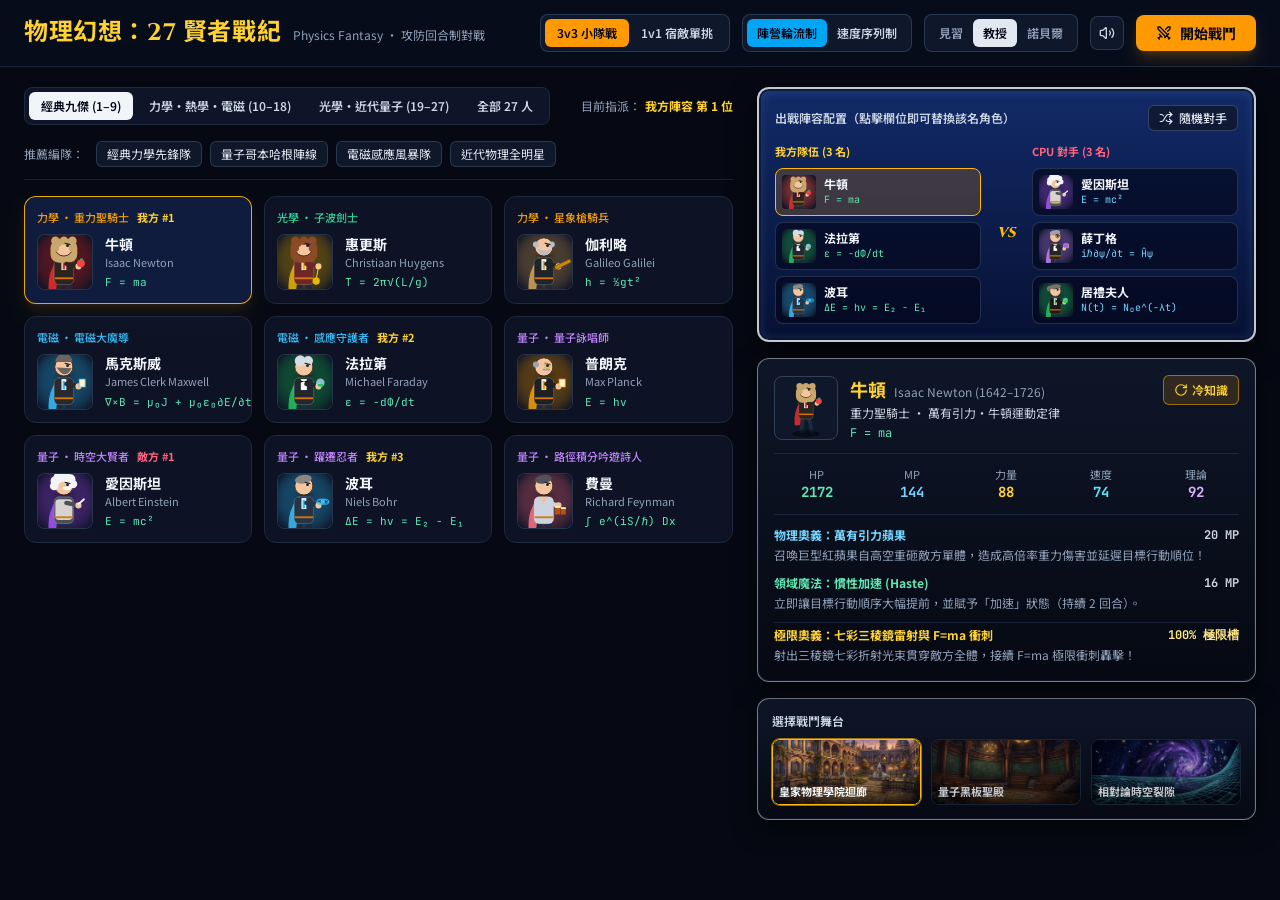
<file: fantasy/index.html>
<!doctype html>
<html lang="zh-Hant">
  <head>
    <meta charset="UTF-8" />
    <meta name="viewport" content="width=device-width, initial-scale=1.0" />
    <title>物理幻想：27 賢者戰紀 — 回合制太空戰士物理對戰</title>
    <meta name="description" content="結合太空戰士經典回合制攻防戰鬥與 27 位物理學家的公式奧義對決遊戲。" />
    <meta property="og:title" content="物理幻想：27 賢者戰紀 — 回合制太空戰士物理對戰" />
    <meta property="og:description" content="結合太空戰士經典回合制攻防戰鬥與 27 位物理學家的公式奧義對決遊戲。" />
    <meta property="og:type" content="website" />
    <meta name="twitter:card" content="summary_large_image" />
    <link rel="preconnect" href="https://fonts.googleapis.com" />
    <link rel="preconnect" href="https://fonts.gstatic.com" crossorigin />
    <link
      href="https://fonts.googleapis.com/css2?family=Cinzel:wght@600;700;800&family=JetBrains+Mono:wght@500;700&family=Noto+Sans+TC:wght@400;500;700;900&display=swap"
      rel="stylesheet"
    />
    <script type="module" crossorigin src="./assets/index-BpzAX1p9.js"></script>
    <link rel="stylesheet" crossorigin href="./assets/index-CKUGijcA.css">
  </head>
  <body class="bg-[#060913] text-slate-100 antialiased selection:bg-amber-500/30 selection:text-amber-200">
    <div id="root"></div>
  </body>
</html>
</file>
<file: fantasy/assets/index-CKUGijcA.css>
/*! tailwindcss v4.3.5 | MIT License | https://tailwindcss.com */
@layer properties{@supports (((-webkit-hyphens:none)) and (not (margin-trim:block))) or ((-moz-orient:inline) and (not (color:rgb(from red r g b)))){*,:before,:after,::backdrop{--tw-translate-x:0;--tw-translate-y:0;--tw-translate-z:0;--tw-space-y-reverse:0;--tw-border-style:solid;--tw-gradient-position:initial;--tw-gradient-from:#0000;--tw-gradient-via:#0000;--tw-gradient-to:#0000;--tw-gradient-stops:initial;--tw-gradient-via-stops:initial;--tw-gradient-from-position:0%;--tw-gradient-via-position:50%;--tw-gradient-to-position:100%;--tw-leading:initial;--tw-font-weight:initial;--tw-tracking:initial;--tw-shadow:0 0 #0000;--tw-shadow-color:initial;--tw-shadow-alpha:100%;--tw-inset-shadow:0 0 #0000;--tw-inset-shadow-color:initial;--tw-inset-shadow-alpha:100%;--tw-ring-color:initial;--tw-ring-shadow:0 0 #0000;--tw-inset-ring-color:initial;--tw-inset-ring-shadow:0 0 #0000;--tw-ring-inset:initial;--tw-ring-offset-width:0px;--tw-ring-offset-color:#fff;--tw-ring-offset-shadow:0 0 #0000;--tw-blur:initial;--tw-brightness:initial;--tw-contrast:initial;--tw-grayscale:initial;--tw-hue-rotate:initial;--tw-invert:initial;--tw-opacity:initial;--tw-saturate:initial;--tw-sepia:initial;--tw-drop-shadow:initial;--tw-drop-shadow-color:initial;--tw-drop-shadow-alpha:100%;--tw-drop-shadow-size:initial;--tw-backdrop-blur:initial;--tw-backdrop-brightness:initial;--tw-backdrop-contrast:initial;--tw-backdrop-grayscale:initial;--tw-backdrop-hue-rotate:initial;--tw-backdrop-invert:initial;--tw-backdrop-opacity:initial;--tw-backdrop-saturate:initial;--tw-backdrop-sepia:initial;--tw-duration:initial;--tw-scale-x:1;--tw-scale-y:1;--tw-scale-z:1}}}@layer theme{:root,:host{--font-sans:-apple-system, BlinkMacSystemFont, "Segoe UI", Roboto, "Helvetica Neue", "Noto Sans", Arial, sans-serif, "Apple Color Emoji", "Segoe UI Emoji", "Segoe UI Symbol", "Noto Color Emoji";--font-mono:ui-monospace, SFMono-Regular, Menlo, Monaco, Consolas, "Liberation Mono", "Courier New", monospace;--color-amber-200:oklch(92.4% .12 95.746);--color-amber-300:oklch(87.9% .169 91.605);--color-amber-400:oklch(82.8% .189 84.429);--color-amber-500:oklch(76.9% .188 70.08);--color-emerald-300:oklch(84.5% .143 164.978);--color-emerald-400:oklch(76.5% .177 163.223);--color-cyan-200:oklch(91.7% .08 205.041);--color-cyan-300:oklch(86.5% .127 207.078);--color-sky-200:oklch(90.1% .058 230.902);--color-sky-300:oklch(82.8% .111 230.318);--color-sky-400:oklch(74.6% .16 232.661);--color-sky-500:oklch(68.5% .169 237.323);--color-blue-100:oklch(93.2% .032 255.585);--color-blue-200:oklch(88.2% .059 254.128);--color-blue-300:oklch(80.9% .105 251.813);--color-blue-400:oklch(70.7% .165 254.624);--color-blue-800:oklch(42.4% .199 265.638);--color-blue-900:oklch(37.9% .146 265.522);--color-blue-950:oklch(28.2% .091 267.935);--color-purple-300:oklch(82.7% .119 306.383);--color-purple-400:oklch(71.4% .203 305.504);--color-rose-200:oklch(89.2% .058 10.001);--color-rose-300:oklch(81% .117 11.638);--color-rose-400:oklch(71.2% .194 13.428);--color-rose-500:oklch(64.5% .246 16.439);--color-slate-100:oklch(96.8% .007 247.896);--color-slate-200:oklch(92.9% .013 255.508);--color-slate-300:oklch(86.9% .022 252.894);--color-slate-400:oklch(70.4% .04 256.788);--color-slate-500:oklch(55.4% .046 257.417);--color-slate-600:oklch(44.6% .043 257.281);--color-slate-700:oklch(37.2% .044 257.287);--color-slate-800:oklch(27.9% .041 260.031);--color-slate-900:oklch(20.8% .042 265.755);--color-slate-950:oklch(12.9% .042 264.695);--color-black:#000;--color-white:#fff;--spacing:.25rem;--container-lg:32rem;--container-xl:36rem;--container-2xl:42rem;--text-xs:.75rem;--text-xs--line-height:calc(1 / .75);--text-sm:.875rem;--text-sm--line-height:calc(1.25 / .875);--text-base:1rem;--text-base--line-height:calc(1.5 / 1);--text-lg:1.125rem;--text-lg--line-height:calc(1.75 / 1.125);--text-xl:1.25rem;--text-xl--line-height:calc(1.75 / 1.25);--text-2xl:1.5rem;--text-2xl--line-height:calc(2 / 1.5);--text-3xl:1.875rem;--text-3xl--line-height:calc(2.25 / 1.875);--font-weight-medium:500;--font-weight-semibold:600;--font-weight-bold:700;--font-weight-extrabold:800;--font-weight-black:900;--tracking-wide:.025em;--tracking-widest:.1em;--leading-relaxed:1.625;--radius-md:.375rem;--radius-lg:.5rem;--radius-xl:.75rem;--radius-2xl:1rem;--blur-sm:8px;--default-transition-duration:.15s;--default-transition-timing-function:cubic-bezier(.4, 0, .2, 1);--default-font-family:var(--font-sans);--default-mono-font-family:var(--font-mono)}}@layer base{*,:after,:before,::backdrop{box-sizing:border-box;border:0 solid;margin:0;padding:0}::file-selector-button{box-sizing:border-box;border:0 solid;margin:0;padding:0}html,:host{-webkit-text-size-adjust:100%;tab-size:4;line-height:1.5;font-family:var(--default-font-family,-apple-system, BlinkMacSystemFont, "Segoe UI", Roboto, "Helvetica Neue", "Noto Sans", Arial, sans-serif, "Apple Color Emoji", "Segoe UI Emoji", "Segoe UI Symbol", "Noto Color Emoji");font-feature-settings:var(--default-font-feature-settings,normal);font-variation-settings:var(--default-font-variation-settings,normal);-webkit-tap-highlight-color:transparent}hr{height:0;color:inherit;border-top-width:1px}abbr:where([title]){-webkit-text-decoration:underline dotted;text-decoration:underline dotted}h1,h2,h3,h4,h5,h6{font-size:inherit;font-weight:inherit}a{color:inherit;-webkit-text-decoration:inherit;-webkit-text-decoration:inherit;-webkit-text-decoration:inherit;-webkit-text-decoration:inherit;text-decoration:inherit}b,strong{font-weight:bolder}code,kbd,samp,pre{font-family:var(--default-mono-font-family,ui-monospace, SFMono-Regular, Menlo, Monaco, Consolas, "Liberation Mono", "Courier New", monospace);font-feature-settings:var(--default-mono-font-feature-settings,normal);font-variation-settings:var(--default-mono-font-variation-settings,normal);font-size:1em}small{font-size:80%}sub,sup{vertical-align:baseline;font-size:75%;line-height:0;position:relative}sub{bottom:-.25em}sup{top:-.5em}table{text-indent:0;border-color:inherit;border-collapse:collapse}:-moz-focusring:where(:not(iframe)){outline:auto}progress{vertical-align:baseline}summary{display:list-item}ol,ul,menu{list-style:none}img,svg,video,canvas,audio,iframe,embed,object{vertical-align:middle;display:block}img,video{max-width:100%;height:auto}button,input,select,optgroup,textarea{font:inherit;font-feature-settings:inherit;font-variation-settings:inherit;letter-spacing:inherit;color:inherit;opacity:1;background-color:#0000;border-radius:0}::file-selector-button{font:inherit;font-feature-settings:inherit;font-variation-settings:inherit;letter-spacing:inherit;color:inherit;opacity:1;background-color:#0000;border-radius:0}:where(select:is([multiple],[size])) optgroup{font-weight:bolder}:where(select:is([multiple],[size])) optgroup option{padding-inline-start:20px}::file-selector-button{margin-inline-end:4px}::placeholder{opacity:1}@supports (not ((-webkit-appearance:-apple-pay-button))) or (contain-intrinsic-size:1px){::placeholder{color:currentColor}@supports (color:color-mix(in lab, red, red)){::placeholder{color:color-mix(in oklab, currentcolor 50%, transparent)}}}textarea{resize:vertical}::-webkit-search-decoration{-webkit-appearance:none}::-webkit-date-and-time-value{min-height:1lh;text-align:inherit}::-webkit-datetime-edit{display:inline-flex}::-webkit-datetime-edit-fields-wrapper{padding:0}::-webkit-datetime-edit{padding-block:0}::-webkit-datetime-edit-year-field{padding-block:0}::-webkit-datetime-edit-month-field{padding-block:0}::-webkit-datetime-edit-day-field{padding-block:0}::-webkit-datetime-edit-hour-field{padding-block:0}::-webkit-datetime-edit-minute-field{padding-block:0}::-webkit-datetime-edit-second-field{padding-block:0}::-webkit-datetime-edit-millisecond-field{padding-block:0}::-webkit-datetime-edit-meridiem-field{padding-block:0}::-webkit-calendar-picker-indicator{line-height:1}:-moz-ui-invalid{box-shadow:none}button,input:where([type=button],[type=reset],[type=submit]){appearance:button}::file-selector-button{appearance:button}::-webkit-inner-spin-button{height:auto}::-webkit-outer-spin-button{height:auto}[hidden]:where(:not([hidden=until-found])){display:none!important}:root{--font-display:"Cinzel", "Noto Sans TC", serif;--font-sans:"Noto Sans TC", system-ui, -apple-system, sans-serif;--font-mono:"JetBrains Mono", monospace}body{font-family:var(--font-sans);color:#f1f5f9;background-color:#060913;overflow-x:hidden}}@layer components;@layer utilities{.pointer-events-none{pointer-events:none}.absolute{position:absolute}.fixed{position:fixed}.relative{position:relative}.inset-0{inset:0}.-top-5{top:calc(var(--spacing) * -5)}.top-3{top:calc(var(--spacing) * 3)}.top-16{top:calc(var(--spacing) * 16)}.right-1\.5{right:calc(var(--spacing) * 1.5)}.right-4{right:calc(var(--spacing) * 4)}.bottom-1{bottom:var(--spacing)}.left-1\.5{left:calc(var(--spacing) * 1.5)}.left-1\/2{left:50%}.left-3{left:calc(var(--spacing) * 3)}.z-10{z-index:10}.z-20{z-index:20}.z-30{z-index:30}.z-40{z-index:40}.z-50{z-index:50}.col-span-1{grid-column:span 1/span 1}.col-span-2{grid-column:span 2/span 2}.col-span-3{grid-column:span 3/span 3}.col-span-4{grid-column:span 4/span 4}.col-span-5{grid-column:span 5/span 5}.mx-auto{margin-inline:auto}.-mt-2{margin-top:calc(var(--spacing) * -2)}.mt-0\.5{margin-top:calc(var(--spacing) * .5)}.mt-1{margin-top:var(--spacing)}.mt-1\.5{margin-top:calc(var(--spacing) * 1.5)}.mr-1{margin-right:var(--spacing)}.mb-0\.5{margin-bottom:calc(var(--spacing) * .5)}.mb-2{margin-bottom:calc(var(--spacing) * 2)}.mb-2\.5{margin-bottom:calc(var(--spacing) * 2.5)}.mb-3{margin-bottom:calc(var(--spacing) * 3)}.mb-4{margin-bottom:calc(var(--spacing) * 4)}.mb-5{margin-bottom:calc(var(--spacing) * 5)}.ml-1{margin-left:var(--spacing)}.ml-2{margin-left:calc(var(--spacing) * 2)}.line-clamp-2{-webkit-line-clamp:2;-webkit-box-orient:vertical;display:-webkit-box;overflow:hidden}.contents{display:contents}.flex{display:flex}.grid{display:grid}.hidden{display:none}.inline-flex{display:inline-flex}.aspect-\[16\/9\]{aspect-ratio:16/9}.h-1\.5{height:calc(var(--spacing) * 1.5)}.h-3\.5{height:calc(var(--spacing) * 3.5)}.h-4{height:calc(var(--spacing) * 4)}.h-12{height:calc(var(--spacing) * 12)}.h-14{height:calc(var(--spacing) * 14)}.h-16{height:calc(var(--spacing) * 16)}.h-24{height:calc(var(--spacing) * 24)}.h-full{height:100%}.max-h-\[540px\]{max-height:540px}.max-h-\[620px\]{max-height:620px}.min-h-\[196px\]{min-height:196px}.min-h-screen{min-height:100vh}.w-3\.5{width:calc(var(--spacing) * 3.5)}.w-4{width:calc(var(--spacing) * 4)}.w-12{width:calc(var(--spacing) * 12)}.w-14{width:calc(var(--spacing) * 14)}.w-16{width:calc(var(--spacing) * 16)}.w-24{width:calc(var(--spacing) * 24)}.w-44{width:calc(var(--spacing) * 44)}.w-48{width:calc(var(--spacing) * 48)}.w-\[92\%\]{width:92%}.w-full{width:100%}.max-w-2xl{max-width:var(--container-2xl)}.max-w-\[1400px\]{max-width:1400px}.max-w-lg{max-width:var(--container-lg)}.max-w-xl{max-width:var(--container-xl)}.min-w-0{min-width:0}.flex-1{flex:1}.shrink-0{flex-shrink:0}.-translate-x-1\/2{--tw-translate-x:calc(calc(1 / 2 * 100%) * -1);translate:var(--tw-translate-x) var(--tw-translate-y)}.translate-x-1{--tw-translate-x:var(--spacing);translate:var(--tw-translate-x) var(--tw-translate-y)}.-translate-y-1{--tw-translate-y:calc(var(--spacing) * -1);translate:var(--tw-translate-x) var(--tw-translate-y)}.-translate-y-1\/2{--tw-translate-y:calc(calc(1 / 2 * 100%) * -1);translate:var(--tw-translate-x) var(--tw-translate-y)}.cursor-not-allowed{cursor:not-allowed}.cursor-pointer{cursor:pointer}.grid-cols-1{grid-template-columns:repeat(1,minmax(0,1fr))}.grid-cols-2{grid-template-columns:repeat(2,minmax(0,1fr))}.grid-cols-3{grid-template-columns:repeat(3,minmax(0,1fr))}.grid-cols-5{grid-template-columns:repeat(5,minmax(0,1fr))}.grid-cols-11{grid-template-columns:repeat(11,minmax(0,1fr))}.grid-cols-12{grid-template-columns:repeat(12,minmax(0,1fr))}.flex-col{flex-direction:column}.flex-wrap{flex-wrap:wrap}.items-baseline{align-items:baseline}.items-center{align-items:center}.items-start{align-items:flex-start}.items-stretch{align-items:stretch}.justify-between{justify-content:space-between}.justify-center{justify-content:center}.justify-end{justify-content:flex-end}.gap-1{gap:var(--spacing)}.gap-1\.5{gap:calc(var(--spacing) * 1.5)}.gap-2{gap:calc(var(--spacing) * 2)}.gap-2\.5{gap:calc(var(--spacing) * 2.5)}.gap-3{gap:calc(var(--spacing) * 3)}.gap-4{gap:calc(var(--spacing) * 4)}.gap-6{gap:calc(var(--spacing) * 6)}:where(.space-y-2\.5>:not(:last-child)){--tw-space-y-reverse:0;margin-block-start:calc(calc(var(--spacing) * 2.5) * var(--tw-space-y-reverse));margin-block-end:calc(calc(var(--spacing) * 2.5) * calc(1 - var(--tw-space-y-reverse)))}.truncate{text-overflow:ellipsis;white-space:nowrap;overflow:hidden}.overflow-hidden{overflow:hidden}.overflow-y-auto{overflow-y:auto}.rounded{border-radius:.25rem}.rounded-2xl{border-radius:var(--radius-2xl)}.rounded-full{border-radius:2147483647px}.rounded-lg{border-radius:var(--radius-lg)}.rounded-md{border-radius:var(--radius-md)}.rounded-xl{border-radius:var(--radius-xl)}.border{border-style:var(--tw-border-style);border-width:1px}.border-2{border-style:var(--tw-border-style);border-width:2px}.border-y-2{border-block-style:var(--tw-border-style);border-block-width:2px}.border-t{border-top-style:var(--tw-border-style);border-top-width:1px}.border-b{border-bottom-style:var(--tw-border-style);border-bottom-width:1px}.border-amber-300{border-color:var(--color-amber-300)}.border-amber-400{border-color:var(--color-amber-400)}.border-amber-400\/50{border-color:#fcbb0080}@supports (color:color-mix(in lab, red, red)){.border-amber-400\/50{border-color:color-mix(in oklab, var(--color-amber-400) 50%, transparent)}}.border-amber-400\/60{border-color:#fcbb0099}@supports (color:color-mix(in lab, red, red)){.border-amber-400\/60{border-color:color-mix(in oklab, var(--color-amber-400) 60%, transparent)}}.border-amber-400\/70{border-color:#fcbb00b3}@supports (color:color-mix(in lab, red, red)){.border-amber-400\/70{border-color:color-mix(in oklab, var(--color-amber-400) 70%, transparent)}}.border-amber-400\/90{border-color:#fcbb00e6}@supports (color:color-mix(in lab, red, red)){.border-amber-400\/90{border-color:color-mix(in oklab, var(--color-amber-400) 90%, transparent)}}.border-blue-300\/20{border-color:#90c5ff33}@supports (color:color-mix(in lab, red, red)){.border-blue-300\/20{border-color:color-mix(in oklab, var(--color-blue-300) 20%, transparent)}}.border-blue-400\/40{border-color:#54a2ff66}@supports (color:color-mix(in lab, red, red)){.border-blue-400\/40{border-color:color-mix(in oklab, var(--color-blue-400) 40%, transparent)}}.border-blue-400\/50{border-color:#54a2ff80}@supports (color:color-mix(in lab, red, red)){.border-blue-400\/50{border-color:color-mix(in oklab, var(--color-blue-400) 50%, transparent)}}.border-rose-400{border-color:var(--color-rose-400)}.border-rose-500\/40{border-color:#ff235766}@supports (color:color-mix(in lab, red, red)){.border-rose-500\/40{border-color:color-mix(in oklab, var(--color-rose-500) 40%, transparent)}}.border-slate-400\/50{border-color:#90a1b980}@supports (color:color-mix(in lab, red, red)){.border-slate-400\/50{border-color:color-mix(in oklab, var(--color-slate-400) 50%, transparent)}}.border-slate-600{border-color:var(--color-slate-600)}.border-slate-600\/70{border-color:#45556cb3}@supports (color:color-mix(in lab, red, red)){.border-slate-600\/70{border-color:color-mix(in oklab, var(--color-slate-600) 70%, transparent)}}.border-slate-700{border-color:var(--color-slate-700)}.border-slate-700\/50{border-color:#31415880}@supports (color:color-mix(in lab, red, red)){.border-slate-700\/50{border-color:color-mix(in oklab, var(--color-slate-700) 50%, transparent)}}.border-slate-700\/70{border-color:#314158b3}@supports (color:color-mix(in lab, red, red)){.border-slate-700\/70{border-color:color-mix(in oklab, var(--color-slate-700) 70%, transparent)}}.border-slate-700\/80{border-color:#314158cc}@supports (color:color-mix(in lab, red, red)){.border-slate-700\/80{border-color:color-mix(in oklab, var(--color-slate-700) 80%, transparent)}}.border-slate-800{border-color:var(--color-slate-800)}.border-slate-800\/80{border-color:#1d293dcc}@supports (color:color-mix(in lab, red, red)){.border-slate-800\/80{border-color:color-mix(in oklab, var(--color-slate-800) 80%, transparent)}}.border-slate-800\/90{border-color:#1d293de6}@supports (color:color-mix(in lab, red, red)){.border-slate-800\/90{border-color:color-mix(in oklab, var(--color-slate-800) 90%, transparent)}}.bg-\[\#080d1c\]\/95{background-color:oklab(16.2916% -.000950083 -.0328176/.95)}.bg-\[\#101c3d\]{background-color:#101c3d}.bg-\[\#050811\]{background-color:#050811}.bg-\[\#060913\]{background-color:#060913}.bg-amber-400{background-color:var(--color-amber-400)}.bg-amber-400\/10{background-color:#fcbb001a}@supports (color:color-mix(in lab, red, red)){.bg-amber-400\/10{background-color:color-mix(in oklab, var(--color-amber-400) 10%, transparent)}}.bg-amber-500{background-color:var(--color-amber-500)}.bg-amber-500\/15{background-color:#f99c0026}@supports (color:color-mix(in lab, red, red)){.bg-amber-500\/15{background-color:color-mix(in oklab, var(--color-amber-500) 15%, transparent)}}.bg-amber-500\/20{background-color:#f99c0033}@supports (color:color-mix(in lab, red, red)){.bg-amber-500\/20{background-color:color-mix(in oklab, var(--color-amber-500) 20%, transparent)}}.bg-black\/70{background-color:#000000b3}@supports (color:color-mix(in lab, red, red)){.bg-black\/70{background-color:color-mix(in oklab, var(--color-black) 70%, transparent)}}.bg-black\/75{background-color:#000000bf}@supports (color:color-mix(in lab, red, red)){.bg-black\/75{background-color:color-mix(in oklab, var(--color-black) 75%, transparent)}}.bg-blue-950\/35{background-color:#16245659}@supports (color:color-mix(in lab, red, red)){.bg-blue-950\/35{background-color:color-mix(in oklab, var(--color-blue-950) 35%, transparent)}}.bg-blue-950\/50{background-color:#16245680}@supports (color:color-mix(in lab, red, red)){.bg-blue-950\/50{background-color:color-mix(in oklab, var(--color-blue-950) 50%, transparent)}}.bg-blue-950\/70{background-color:#162456b3}@supports (color:color-mix(in lab, red, red)){.bg-blue-950\/70{background-color:color-mix(in oklab, var(--color-blue-950) 70%, transparent)}}.bg-blue-950\/80{background-color:#162456cc}@supports (color:color-mix(in lab, red, red)){.bg-blue-950\/80{background-color:color-mix(in oklab, var(--color-blue-950) 80%, transparent)}}.bg-blue-950\/85{background-color:#162456d9}@supports (color:color-mix(in lab, red, red)){.bg-blue-950\/85{background-color:color-mix(in oklab, var(--color-blue-950) 85%, transparent)}}.bg-blue-950\/90{background-color:#162456e6}@supports (color:color-mix(in lab, red, red)){.bg-blue-950\/90{background-color:color-mix(in oklab, var(--color-blue-950) 90%, transparent)}}.bg-emerald-400{background-color:var(--color-emerald-400)}.bg-purple-400{background-color:var(--color-purple-400)}.bg-rose-400{background-color:var(--color-rose-400)}.bg-rose-500{background-color:var(--color-rose-500)}.bg-rose-500\/20{background-color:#ff235733}@supports (color:color-mix(in lab, red, red)){.bg-rose-500\/20{background-color:color-mix(in oklab, var(--color-rose-500) 20%, transparent)}}.bg-sky-400{background-color:var(--color-sky-400)}.bg-sky-500{background-color:var(--color-sky-500)}.bg-slate-100{background-color:var(--color-slate-100)}.bg-slate-200{background-color:var(--color-slate-200)}.bg-slate-800{background-color:var(--color-slate-800)}.bg-slate-900{background-color:var(--color-slate-900)}.bg-slate-900\/40{background-color:#0f172b66}@supports (color:color-mix(in lab, red, red)){.bg-slate-900\/40{background-color:color-mix(in oklab, var(--color-slate-900) 40%, transparent)}}.bg-slate-900\/50{background-color:#0f172b80}@supports (color:color-mix(in lab, red, red)){.bg-slate-900\/50{background-color:color-mix(in oklab, var(--color-slate-900) 50%, transparent)}}.bg-slate-900\/75{background-color:#0f172bbf}@supports (color:color-mix(in lab, red, red)){.bg-slate-900\/75{background-color:color-mix(in oklab, var(--color-slate-900) 75%, transparent)}}.bg-slate-900\/80{background-color:#0f172bcc}@supports (color:color-mix(in lab, red, red)){.bg-slate-900\/80{background-color:color-mix(in oklab, var(--color-slate-900) 80%, transparent)}}.bg-slate-900\/90{background-color:#0f172be6}@supports (color:color-mix(in lab, red, red)){.bg-slate-900\/90{background-color:color-mix(in oklab, var(--color-slate-900) 90%, transparent)}}.bg-slate-950{background-color:var(--color-slate-950)}.bg-slate-950\/40{background-color:#02061866}@supports (color:color-mix(in lab, red, red)){.bg-slate-950\/40{background-color:color-mix(in oklab, var(--color-slate-950) 40%, transparent)}}.bg-slate-950\/60{background-color:#02061899}@supports (color:color-mix(in lab, red, red)){.bg-slate-950\/60{background-color:color-mix(in oklab, var(--color-slate-950) 60%, transparent)}}.bg-slate-950\/70{background-color:#020618b3}@supports (color:color-mix(in lab, red, red)){.bg-slate-950\/70{background-color:color-mix(in oklab, var(--color-slate-950) 70%, transparent)}}.bg-slate-950\/85{background-color:#020618d9}@supports (color:color-mix(in lab, red, red)){.bg-slate-950\/85{background-color:color-mix(in oklab, var(--color-slate-950) 85%, transparent)}}.bg-gradient-to-r{--tw-gradient-position:to right in oklab;background-image:linear-gradient(var(--tw-gradient-stops))}.bg-gradient-to-t{--tw-gradient-position:to top in oklab;background-image:linear-gradient(var(--tw-gradient-stops))}.from-amber-500{--tw-gradient-from:var(--color-amber-500);--tw-gradient-stops:var(--tw-gradient-via-stops,var(--tw-gradient-position), var(--tw-gradient-from) var(--tw-gradient-from-position), var(--tw-gradient-to) var(--tw-gradient-to-position))}.from-black\/55{--tw-gradient-from:#0000008c}@supports (color:color-mix(in lab, red, red)){.from-black\/55{--tw-gradient-from:color-mix(in oklab, var(--color-black) 55%, transparent)}}.from-black\/55{--tw-gradient-stops:var(--tw-gradient-via-stops,var(--tw-gradient-position), var(--tw-gradient-from) var(--tw-gradient-from-position), var(--tw-gradient-to) var(--tw-gradient-to-position))}.from-black\/80{--tw-gradient-from:#000c}@supports (color:color-mix(in lab, red, red)){.from-black\/80{--tw-gradient-from:color-mix(in oklab, var(--color-black) 80%, transparent)}}.from-black\/80{--tw-gradient-stops:var(--tw-gradient-via-stops,var(--tw-gradient-position), var(--tw-gradient-from) var(--tw-gradient-from-position), var(--tw-gradient-to) var(--tw-gradient-to-position))}.from-slate-950{--tw-gradient-from:var(--color-slate-950);--tw-gradient-stops:var(--tw-gradient-via-stops,var(--tw-gradient-position), var(--tw-gradient-from) var(--tw-gradient-from-position), var(--tw-gradient-to) var(--tw-gradient-to-position))}.via-\[\#172554\]{--tw-gradient-via:#172554;--tw-gradient-via-stops:var(--tw-gradient-position), var(--tw-gradient-from) var(--tw-gradient-from-position), var(--tw-gradient-via) var(--tw-gradient-via-position), var(--tw-gradient-to) var(--tw-gradient-to-position);--tw-gradient-stops:var(--tw-gradient-via-stops)}.via-black\/10{--tw-gradient-via:#0000001a}@supports (color:color-mix(in lab, red, red)){.via-black\/10{--tw-gradient-via:color-mix(in oklab, var(--color-black) 10%, transparent)}}.via-black\/10{--tw-gradient-via-stops:var(--tw-gradient-position), var(--tw-gradient-from) var(--tw-gradient-from-position), var(--tw-gradient-via) var(--tw-gradient-via-position), var(--tw-gradient-to) var(--tw-gradient-to-position);--tw-gradient-stops:var(--tw-gradient-via-stops)}.via-black\/20{--tw-gradient-via:#0003}@supports (color:color-mix(in lab, red, red)){.via-black\/20{--tw-gradient-via:color-mix(in oklab, var(--color-black) 20%, transparent)}}.via-black\/20{--tw-gradient-via-stops:var(--tw-gradient-position), var(--tw-gradient-from) var(--tw-gradient-from-position), var(--tw-gradient-via) var(--tw-gradient-via-position), var(--tw-gradient-to) var(--tw-gradient-to-position);--tw-gradient-stops:var(--tw-gradient-via-stops)}.to-black\/45{--tw-gradient-to:#00000073}@supports (color:color-mix(in lab, red, red)){.to-black\/45{--tw-gradient-to:color-mix(in oklab, var(--color-black) 45%, transparent)}}.to-black\/45{--tw-gradient-stops:var(--tw-gradient-via-stops,var(--tw-gradient-position), var(--tw-gradient-from) var(--tw-gradient-from-position), var(--tw-gradient-to) var(--tw-gradient-to-position))}.to-rose-500{--tw-gradient-to:var(--color-rose-500);--tw-gradient-stops:var(--tw-gradient-via-stops,var(--tw-gradient-position), var(--tw-gradient-from) var(--tw-gradient-from-position), var(--tw-gradient-to) var(--tw-gradient-to-position))}.to-slate-950{--tw-gradient-to:var(--color-slate-950);--tw-gradient-stops:var(--tw-gradient-via-stops,var(--tw-gradient-position), var(--tw-gradient-from) var(--tw-gradient-from-position), var(--tw-gradient-to) var(--tw-gradient-to-position))}.to-transparent{--tw-gradient-to:transparent;--tw-gradient-stops:var(--tw-gradient-via-stops,var(--tw-gradient-position), var(--tw-gradient-from) var(--tw-gradient-from-position), var(--tw-gradient-to) var(--tw-gradient-to-position))}.object-cover{object-fit:cover}.p-1{padding:var(--spacing)}.p-1\.5{padding:calc(var(--spacing) * 1.5)}.p-2{padding:calc(var(--spacing) * 2)}.p-2\.5{padding:calc(var(--spacing) * 2.5)}.p-3{padding:calc(var(--spacing) * 3)}.p-3\.5{padding:calc(var(--spacing) * 3.5)}.p-4{padding:calc(var(--spacing) * 4)}.p-5{padding:calc(var(--spacing) * 5)}.p-6{padding:calc(var(--spacing) * 6)}.px-1{padding-inline:var(--spacing)}.px-2{padding-inline:calc(var(--spacing) * 2)}.px-2\.5{padding-inline:calc(var(--spacing) * 2.5)}.px-3{padding-inline:calc(var(--spacing) * 3)}.px-3\.5{padding-inline:calc(var(--spacing) * 3.5)}.px-4{padding-inline:calc(var(--spacing) * 4)}.px-5{padding-inline:calc(var(--spacing) * 5)}.px-6{padding-inline:calc(var(--spacing) * 6)}.py-0\.5{padding-block:calc(var(--spacing) * .5)}.py-1{padding-block:var(--spacing)}.py-1\.5{padding-block:calc(var(--spacing) * 1.5)}.py-2{padding-block:calc(var(--spacing) * 2)}.py-2\.5{padding-block:calc(var(--spacing) * 2.5)}.py-3{padding-block:calc(var(--spacing) * 3)}.py-3\.5{padding-block:calc(var(--spacing) * 3.5)}.py-5{padding-block:calc(var(--spacing) * 5)}.py-6{padding-block:calc(var(--spacing) * 6)}.pt-1{padding-top:var(--spacing)}.pt-2\.5{padding-top:calc(var(--spacing) * 2.5)}.pt-3{padding-top:calc(var(--spacing) * 3)}.pr-1{padding-right:var(--spacing)}.pb-1{padding-bottom:var(--spacing)}.pb-1\.5{padding-bottom:calc(var(--spacing) * 1.5)}.pb-2{padding-bottom:calc(var(--spacing) * 2)}.pb-3{padding-bottom:calc(var(--spacing) * 3)}.pb-4{padding-bottom:calc(var(--spacing) * 4)}.text-center{text-align:center}.text-left{text-align:left}.text-right{text-align:right}.text-2xl{font-size:var(--text-2xl);line-height:var(--tw-leading,var(--text-2xl--line-height))}.text-base{font-size:var(--text-base);line-height:var(--tw-leading,var(--text-base--line-height))}.text-lg{font-size:var(--text-lg);line-height:var(--tw-leading,var(--text-lg--line-height))}.text-sm{font-size:var(--text-sm);line-height:var(--tw-leading,var(--text-sm--line-height))}.text-xl{font-size:var(--text-xl);line-height:var(--tw-leading,var(--text-xl--line-height))}.text-xs{font-size:var(--text-xs);line-height:var(--tw-leading,var(--text-xs--line-height))}.text-\[10px\]{font-size:10px}.text-\[11px\]{font-size:11px}.leading-relaxed{--tw-leading:var(--leading-relaxed);line-height:var(--leading-relaxed)}.font-black{--tw-font-weight:var(--font-weight-black);font-weight:var(--font-weight-black)}.font-bold{--tw-font-weight:var(--font-weight-bold);font-weight:var(--font-weight-bold)}.font-extrabold{--tw-font-weight:var(--font-weight-extrabold);font-weight:var(--font-weight-extrabold)}.font-medium{--tw-font-weight:var(--font-weight-medium);font-weight:var(--font-weight-medium)}.font-semibold{--tw-font-weight:var(--font-weight-semibold);font-weight:var(--font-weight-semibold)}.tracking-wide{--tw-tracking:var(--tracking-wide);letter-spacing:var(--tracking-wide)}.tracking-widest{--tw-tracking:var(--tracking-widest);letter-spacing:var(--tracking-widest)}.whitespace-nowrap{white-space:nowrap}.text-amber-200{color:var(--color-amber-200)}.text-amber-200\/90{color:#fee685e6}@supports (color:color-mix(in lab, red, red)){.text-amber-200\/90{color:color-mix(in oklab, var(--color-amber-200) 90%, transparent)}}.text-amber-200\/95{color:#fee685f2}@supports (color:color-mix(in lab, red, red)){.text-amber-200\/95{color:color-mix(in oklab, var(--color-amber-200) 95%, transparent)}}.text-amber-300{color:var(--color-amber-300)}.text-amber-400{color:var(--color-amber-400)}.text-blue-100{color:var(--color-blue-100)}.text-blue-200{color:var(--color-blue-200)}.text-blue-200\/75{color:#bedbffbf}@supports (color:color-mix(in lab, red, red)){.text-blue-200\/75{color:color-mix(in oklab, var(--color-blue-200) 75%, transparent)}}.text-blue-200\/80{color:#bedbffcc}@supports (color:color-mix(in lab, red, red)){.text-blue-200\/80{color:color-mix(in oklab, var(--color-blue-200) 80%, transparent)}}.text-cyan-200{color:var(--color-cyan-200)}.text-cyan-300{color:var(--color-cyan-300)}.text-emerald-300{color:var(--color-emerald-300)}.text-purple-300{color:var(--color-purple-300)}.text-rose-200{color:var(--color-rose-200)}.text-rose-300{color:var(--color-rose-300)}.text-rose-400{color:var(--color-rose-400)}.text-sky-200{color:var(--color-sky-200)}.text-sky-300{color:var(--color-sky-300)}.text-slate-100{color:var(--color-slate-100)}.text-slate-200{color:var(--color-slate-200)}.text-slate-300{color:var(--color-slate-300)}.text-slate-400{color:var(--color-slate-400)}.text-slate-500{color:var(--color-slate-500)}.text-slate-950{color:var(--color-slate-950)}.text-white{color:var(--color-white)}.italic{font-style:italic}.antialiased{-webkit-font-smoothing:antialiased;-moz-osx-font-smoothing:grayscale}.opacity-40{opacity:.4}.opacity-45{opacity:.45}.opacity-50{opacity:.5}.opacity-80{opacity:.8}.shadow{--tw-shadow:0 1px 3px 0 var(--tw-shadow-color,#0000001a), 0 1px 2px -1px var(--tw-shadow-color,#0000001a);box-shadow:var(--tw-inset-shadow), var(--tw-inset-ring-shadow), var(--tw-ring-offset-shadow), var(--tw-ring-shadow), var(--tw-shadow)}.shadow-2xl{--tw-shadow:0 25px 50px -12px var(--tw-shadow-color,#00000040);box-shadow:var(--tw-inset-shadow), var(--tw-inset-ring-shadow), var(--tw-ring-offset-shadow), var(--tw-ring-shadow), var(--tw-shadow)}.shadow-lg{--tw-shadow:0 10px 15px -3px var(--tw-shadow-color,#0000001a), 0 4px 6px -4px var(--tw-shadow-color,#0000001a);box-shadow:var(--tw-inset-shadow), var(--tw-inset-ring-shadow), var(--tw-ring-offset-shadow), var(--tw-ring-shadow), var(--tw-shadow)}.ring,.ring-1{--tw-ring-shadow:var(--tw-ring-inset, ) 0 0 0 calc(1px + var(--tw-ring-offset-width)) var(--tw-ring-color,currentcolor);box-shadow:var(--tw-inset-shadow), var(--tw-inset-ring-shadow), var(--tw-ring-offset-shadow), var(--tw-ring-shadow), var(--tw-shadow)}.ring-2{--tw-ring-shadow:var(--tw-ring-inset, ) 0 0 0 calc(2px + var(--tw-ring-offset-width)) var(--tw-ring-color,currentcolor);box-shadow:var(--tw-inset-shadow), var(--tw-inset-ring-shadow), var(--tw-ring-offset-shadow), var(--tw-ring-shadow), var(--tw-shadow)}.shadow-amber-500\/10{--tw-shadow-color:#f99c001a}@supports (color:color-mix(in lab, red, red)){.shadow-amber-500\/10{--tw-shadow-color:color-mix(in oklab, color-mix(in oklab, var(--color-amber-500) 10%, transparent) var(--tw-shadow-alpha), transparent)}}.shadow-amber-500\/20{--tw-shadow-color:#f99c0033}@supports (color:color-mix(in lab, red, red)){.shadow-amber-500\/20{--tw-shadow-color:color-mix(in oklab, color-mix(in oklab, var(--color-amber-500) 20%, transparent) var(--tw-shadow-alpha), transparent)}}.ring-amber-400{--tw-ring-color:var(--color-amber-400)}.ring-amber-400\/50{--tw-ring-color:#fcbb0080}@supports (color:color-mix(in lab, red, red)){.ring-amber-400\/50{--tw-ring-color:color-mix(in oklab, var(--color-amber-400) 50%, transparent)}}.ring-amber-400\/60{--tw-ring-color:#fcbb0099}@supports (color:color-mix(in lab, red, red)){.ring-amber-400\/60{--tw-ring-color:color-mix(in oklab, var(--color-amber-400) 60%, transparent)}}.ring-amber-400\/70{--tw-ring-color:#fcbb00b3}@supports (color:color-mix(in lab, red, red)){.ring-amber-400\/70{--tw-ring-color:color-mix(in oklab, var(--color-amber-400) 70%, transparent)}}.drop-shadow{--tw-drop-shadow-size:drop-shadow(0 1px 2px var(--tw-drop-shadow-color,#0000001a)) drop-shadow(0 1px 1px var(--tw-drop-shadow-color,#0000000f));--tw-drop-shadow:drop-shadow(0 1px 2px #0000001a) drop-shadow(0 1px 1px #0000000f);filter:var(--tw-blur, ) var(--tw-brightness, ) var(--tw-contrast, ) var(--tw-grayscale, ) var(--tw-hue-rotate, ) var(--tw-invert, ) var(--tw-saturate, ) var(--tw-sepia, ) var(--tw-drop-shadow, )}.drop-shadow-\[0_1px_4px_rgba\(0\,0\,0\,0\.95\)\]{--tw-drop-shadow-size:drop-shadow(0 1px 4px var(--tw-drop-shadow-color,#000000f2));--tw-drop-shadow:var(--tw-drop-shadow-size);filter:var(--tw-blur, ) var(--tw-brightness, ) var(--tw-contrast, ) var(--tw-grayscale, ) var(--tw-hue-rotate, ) var(--tw-invert, ) var(--tw-saturate, ) var(--tw-sepia, ) var(--tw-drop-shadow, )}.drop-shadow-\[0_2px_6px_rgba\(0\,0\,0\,0\.95\)\]{--tw-drop-shadow-size:drop-shadow(0 2px 6px var(--tw-drop-shadow-color,#000000f2));--tw-drop-shadow:var(--tw-drop-shadow-size);filter:var(--tw-blur, ) var(--tw-brightness, ) var(--tw-contrast, ) var(--tw-grayscale, ) var(--tw-hue-rotate, ) var(--tw-invert, ) var(--tw-saturate, ) var(--tw-sepia, ) var(--tw-drop-shadow, )}.backdrop-blur-\[2px\]{--tw-backdrop-blur:blur(2px);-webkit-backdrop-filter:var(--tw-backdrop-blur, ) var(--tw-backdrop-brightness, ) var(--tw-backdrop-contrast, ) var(--tw-backdrop-grayscale, ) var(--tw-backdrop-hue-rotate, ) var(--tw-backdrop-invert, ) var(--tw-backdrop-opacity, ) var(--tw-backdrop-saturate, ) var(--tw-backdrop-sepia, );backdrop-filter:var(--tw-backdrop-blur, ) var(--tw-backdrop-brightness, ) var(--tw-backdrop-contrast, ) var(--tw-backdrop-grayscale, ) var(--tw-backdrop-hue-rotate, ) var(--tw-backdrop-invert, ) var(--tw-backdrop-opacity, ) var(--tw-backdrop-saturate, ) var(--tw-backdrop-sepia, )}.backdrop-blur-sm{--tw-backdrop-blur:blur(var(--blur-sm));-webkit-backdrop-filter:var(--tw-backdrop-blur, ) var(--tw-backdrop-brightness, ) var(--tw-backdrop-contrast, ) var(--tw-backdrop-grayscale, ) var(--tw-backdrop-hue-rotate, ) var(--tw-backdrop-invert, ) var(--tw-backdrop-opacity, ) var(--tw-backdrop-saturate, ) var(--tw-backdrop-sepia, );backdrop-filter:var(--tw-backdrop-blur, ) var(--tw-backdrop-brightness, ) var(--tw-backdrop-contrast, ) var(--tw-backdrop-grayscale, ) var(--tw-backdrop-hue-rotate, ) var(--tw-backdrop-invert, ) var(--tw-backdrop-opacity, ) var(--tw-backdrop-saturate, ) var(--tw-backdrop-sepia, )}.transition-all{transition-property:all;transition-timing-function:var(--tw-ease,var(--default-transition-timing-function));transition-duration:var(--tw-duration,var(--default-transition-duration))}.transition-colors{transition-property:color,background-color,border-color,outline-color,text-decoration-color,fill,stroke,--tw-gradient-from,--tw-gradient-via,--tw-gradient-to;transition-timing-function:var(--tw-ease,var(--default-transition-timing-function));transition-duration:var(--tw-duration,var(--default-transition-duration))}.transition-transform{transition-property:transform,translate,scale,rotate;transition-timing-function:var(--tw-ease,var(--default-transition-timing-function));transition-duration:var(--tw-duration,var(--default-transition-duration))}.duration-75{--tw-duration:75ms;transition-duration:75ms}.duration-200{--tw-duration:.2s;transition-duration:.2s}.duration-300{--tw-duration:.3s;transition-duration:.3s}.select-none{-webkit-user-select:none;user-select:none}@media (hover:hover){:is(:where(.group):hover .group-hover\:scale-105){--tw-scale-x:105%;--tw-scale-y:105%;--tw-scale-z:105%;scale:var(--tw-scale-x) var(--tw-scale-y)}}.selection\:bg-amber-500\/30 ::selection{background-color:#f99c004d}@supports (color:color-mix(in lab, red, red)){.selection\:bg-amber-500\/30 ::selection{background-color:color-mix(in oklab, var(--color-amber-500) 30%, transparent)}}.selection\:bg-amber-500\/30::selection{background-color:#f99c004d}@supports (color:color-mix(in lab, red, red)){.selection\:bg-amber-500\/30::selection{background-color:color-mix(in oklab, var(--color-amber-500) 30%, transparent)}}.selection\:text-amber-200 ::selection{color:var(--color-amber-200)}.selection\:text-amber-200::selection{color:var(--color-amber-200)}@media (hover:hover){.hover\:border-slate-500:hover{border-color:var(--color-slate-500)}.hover\:border-slate-600:hover{border-color:var(--color-slate-600)}.hover\:bg-amber-400:hover{background-color:var(--color-amber-400)}.hover\:bg-amber-500\/20:hover{background-color:#f99c0033}@supports (color:color-mix(in lab, red, red)){.hover\:bg-amber-500\/20:hover{background-color:color-mix(in oklab, var(--color-amber-500) 20%, transparent)}}.hover\:bg-amber-500\/25:hover{background-color:#f99c0040}@supports (color:color-mix(in lab, red, red)){.hover\:bg-amber-500\/25:hover{background-color:color-mix(in oklab, var(--color-amber-500) 25%, transparent)}}.hover\:bg-blue-800\/80:hover{background-color:#193cb8cc}@supports (color:color-mix(in lab, red, red)){.hover\:bg-blue-800\/80:hover{background-color:color-mix(in oklab, var(--color-blue-800) 80%, transparent)}}.hover\:bg-blue-900:hover{background-color:var(--color-blue-900)}.hover\:bg-blue-900\/60:hover{background-color:#1c398e99}@supports (color:color-mix(in lab, red, red)){.hover\:bg-blue-900\/60:hover{background-color:color-mix(in oklab, var(--color-blue-900) 60%, transparent)}}.hover\:bg-slate-700:hover{background-color:var(--color-slate-700)}.hover\:bg-slate-800:hover{background-color:var(--color-slate-800)}.hover\:bg-slate-900:hover{background-color:var(--color-slate-900)}.hover\:from-amber-400:hover{--tw-gradient-from:var(--color-amber-400);--tw-gradient-stops:var(--tw-gradient-via-stops,var(--tw-gradient-position), var(--tw-gradient-from) var(--tw-gradient-from-position), var(--tw-gradient-to) var(--tw-gradient-to-position))}.hover\:to-rose-400:hover{--tw-gradient-to:var(--color-rose-400);--tw-gradient-stops:var(--tw-gradient-via-stops,var(--tw-gradient-position), var(--tw-gradient-from) var(--tw-gradient-from-position), var(--tw-gradient-to) var(--tw-gradient-to-position))}.hover\:text-white:hover{color:var(--color-white)}.hover\:opacity-100:hover{opacity:1}}.active\:scale-\[0\.99\]:active{scale:.99}@media (width>=40rem){.sm\:left-4{left:calc(var(--spacing) * 4)}.sm\:flex{display:flex}.sm\:w-56{width:calc(var(--spacing) * 56)}.sm\:grid-cols-3{grid-template-columns:repeat(3,minmax(0,1fr))}.sm\:px-6{padding-inline:calc(var(--spacing) * 6)}.sm\:text-2xl{font-size:var(--text-2xl);line-height:var(--tw-leading,var(--text-2xl--line-height))}.sm\:text-3xl{font-size:var(--text-3xl);line-height:var(--tw-leading,var(--text-3xl--line-height))}.sm\:text-base{font-size:var(--text-base);line-height:var(--tw-leading,var(--text-base--line-height))}.sm\:text-lg{font-size:var(--text-lg);line-height:var(--tw-leading,var(--text-lg--line-height))}.sm\:text-sm{font-size:var(--text-sm);line-height:var(--tw-leading,var(--text-sm--line-height))}}@media (width>=48rem){.md\:inline{display:inline}.md\:grid-cols-4{grid-template-columns:repeat(4,minmax(0,1fr))}}@media (width>=64rem){.lg\:col-span-5{grid-column:span 5/span 5}.lg\:col-span-7{grid-column:span 7/span 7}.lg\:grid-cols-12{grid-template-columns:repeat(12,minmax(0,1fr))}}}.font-display{font-family:var(--font-display)}.font-mono-num{font-family:var(--font-mono);font-variant-numeric:tabular-nums}.ff-window{background:linear-gradient(#132c6cf5 0%,#071134fa 100%);border:2px solid #e2e8f0d9;box-shadow:inset 0 0 0 2px #0f172ad9,inset 0 1px 12px #60a5fa40,0 10px 28px #000000a6}.ff-window-dark{background:linear-gradient(#0f172af2 0%,#060913fa 100%);border:1.5px solid #cbd5e18c;box-shadow:inset 0 0 0 1px #0f172ae6,0 8px 24px #0000008c}.flip-perspective{perspective:1100px}.flip-inner{width:100%;transform-style:preserve-3d;transition:transform .55s cubic-bezier(.22,1,.36,1);position:relative}.flip-inner.is-flipped{transform:rotateY(180deg)}.flip-face{backface-visibility:hidden}.flip-face-back{transform:rotateY(180deg)}@keyframes ff-cursor-bob{0%,to{transform:translate(0)}50%{transform:translate(4px)}}.ff-cursor{animation:.7s ease-in-out infinite ff-cursor-bob}@keyframes ff-damage-pop{0%{opacity:0;transform:translate(-50%,10px)scale(.75)}20%{opacity:1;transform:translate(-50%,-18px)scale(1.18)}45%{transform:translate(-50%,-6px)scale(1)}80%{opacity:1;transform:translate(-50%,-14px)scale(1)}to{opacity:0;transform:translate(-50%,-28px)scale(.95)}}.ff-damage-num{animation:1.15s cubic-bezier(.16,1,.3,1) forwards ff-damage-pop}@media (prefers-reduced-motion:reduce){.ff-cursor,.ff-damage-num{animation:none}.flip-inner{transition:none}}@property --tw-translate-x{syntax:"*";inherits:false;initial-value:0}@property --tw-translate-y{syntax:"*";inherits:false;initial-value:0}@property --tw-translate-z{syntax:"*";inherits:false;initial-value:0}@property --tw-space-y-reverse{syntax:"*";inherits:false;initial-value:0}@property --tw-border-style{syntax:"*";inherits:false;initial-value:solid}@property --tw-gradient-position{syntax:"*";inherits:false}@property --tw-gradient-from{syntax:"<color>";inherits:false;initial-value:#0000}@property --tw-gradient-via{syntax:"<color>";inherits:false;initial-value:#0000}@property --tw-gradient-to{syntax:"<color>";inherits:false;initial-value:#0000}@property --tw-gradient-stops{syntax:"*";inherits:false}@property --tw-gradient-via-stops{syntax:"*";inherits:false}@property --tw-gradient-from-position{syntax:"<length-percentage>";inherits:false;initial-value:0%}@property --tw-gradient-via-position{syntax:"<length-percentage>";inherits:false;initial-value:50%}@property --tw-gradient-to-position{syntax:"<length-percentage>";inherits:false;initial-value:100%}@property --tw-leading{syntax:"*";inherits:false}@property --tw-font-weight{syntax:"*";inherits:false}@property --tw-tracking{syntax:"*";inherits:false}@property --tw-shadow{syntax:"*";inherits:false;initial-value:0 0 #0000}@property --tw-shadow-color{syntax:"*";inherits:false}@property --tw-shadow-alpha{syntax:"<percentage>";inherits:false;initial-value:100%}@property --tw-inset-shadow{syntax:"*";inherits:false;initial-value:0 0 #0000}@property --tw-inset-shadow-color{syntax:"*";inherits:false}@property --tw-inset-shadow-alpha{syntax:"<percentage>";inherits:false;initial-value:100%}@property --tw-ring-color{syntax:"*";inherits:false}@property --tw-ring-shadow{syntax:"*";inherits:false;initial-value:0 0 #0000}@property --tw-inset-ring-color{syntax:"*";inherits:false}@property --tw-inset-ring-shadow{syntax:"*";inherits:false;initial-value:0 0 #0000}@property --tw-ring-inset{syntax:"*";inherits:false}@property --tw-ring-offset-width{syntax:"<length>";inherits:false;initial-value:0}@property --tw-ring-offset-color{syntax:"*";inherits:false;initial-value:#fff}@property --tw-ring-offset-shadow{syntax:"*";inherits:false;initial-value:0 0 #0000}@property --tw-blur{syntax:"*";inherits:false}@property --tw-brightness{syntax:"*";inherits:false}@property --tw-contrast{syntax:"*";inherits:false}@property --tw-grayscale{syntax:"*";inherits:false}@property --tw-hue-rotate{syntax:"*";inherits:false}@property --tw-invert{syntax:"*";inherits:false}@property --tw-opacity{syntax:"*";inherits:false}@property --tw-saturate{syntax:"*";inherits:false}@property --tw-sepia{syntax:"*";inherits:false}@property --tw-drop-shadow{syntax:"*";inherits:false}@property --tw-drop-shadow-color{syntax:"*";inherits:false}@property --tw-drop-shadow-alpha{syntax:"<percentage>";inherits:false;initial-value:100%}@property --tw-drop-shadow-size{syntax:"*";inherits:false}@property --tw-backdrop-blur{syntax:"*";inherits:false}@property --tw-backdrop-brightness{syntax:"*";inherits:false}@property --tw-backdrop-contrast{syntax:"*";inherits:false}@property --tw-backdrop-grayscale{syntax:"*";inherits:false}@property --tw-backdrop-hue-rotate{syntax:"*";inherits:false}@property --tw-backdrop-invert{syntax:"*";inherits:false}@property --tw-backdrop-opacity{syntax:"*";inherits:false}@property --tw-backdrop-saturate{syntax:"*";inherits:false}@property --tw-backdrop-sepia{syntax:"*";inherits:false}@property --tw-duration{syntax:"*";inherits:false}@property --tw-scale-x{syntax:"*";inherits:false;initial-value:1}@property --tw-scale-y{syntax:"*";inherits:false;initial-value:1}@property --tw-scale-z{syntax:"*";inherits:false;initial-value:1}
</file>
